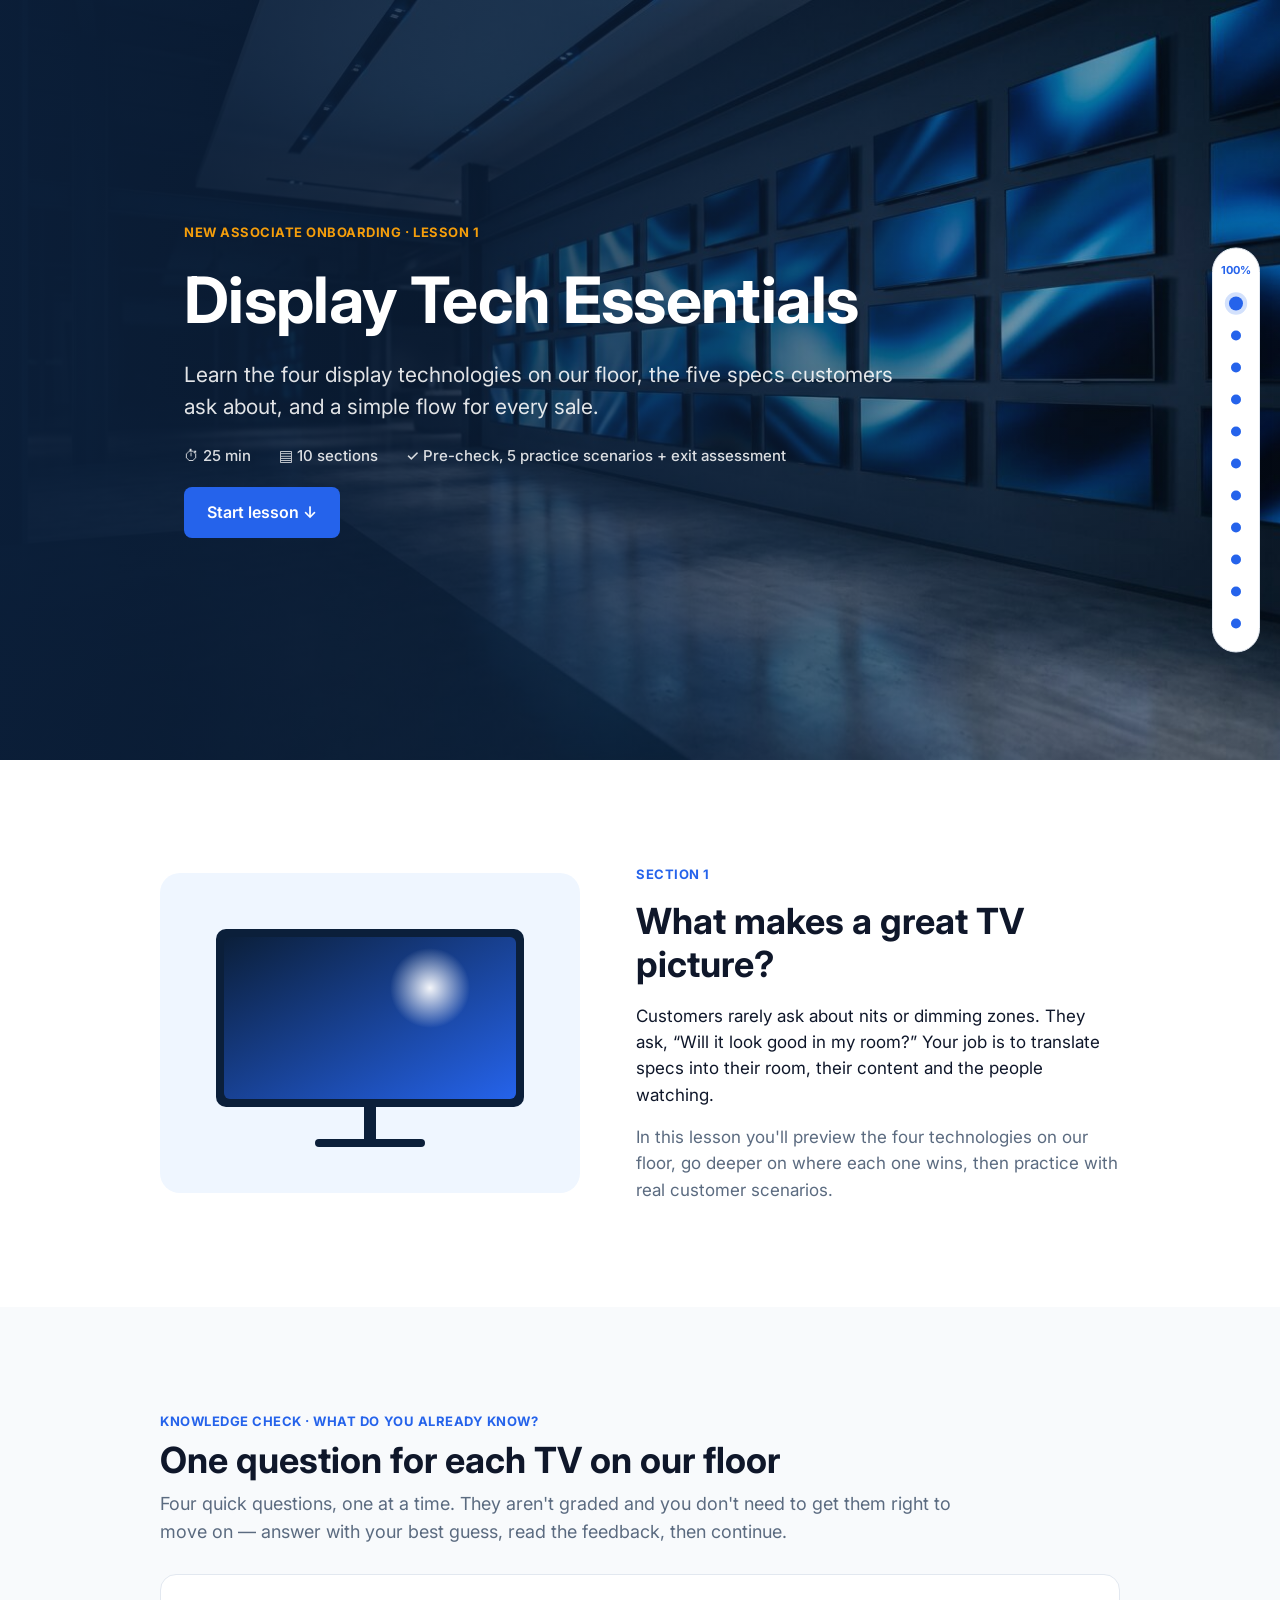
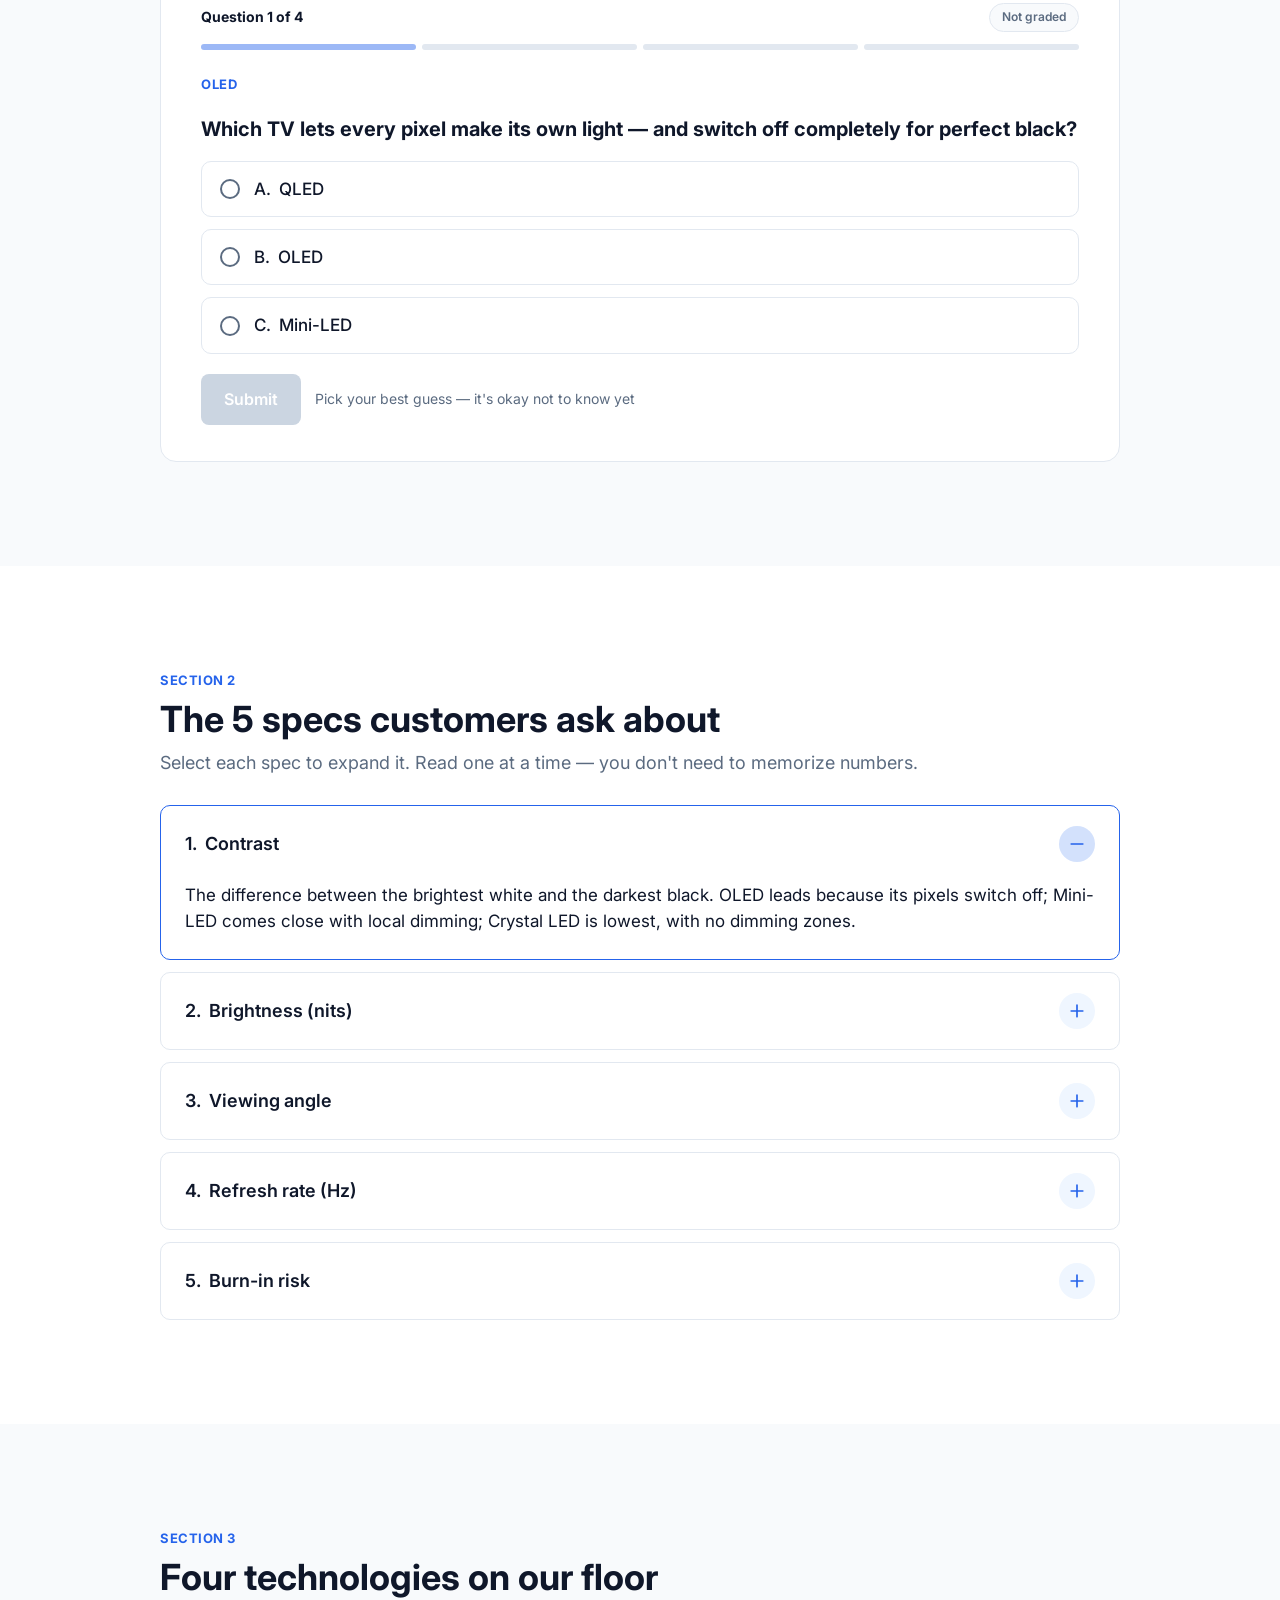
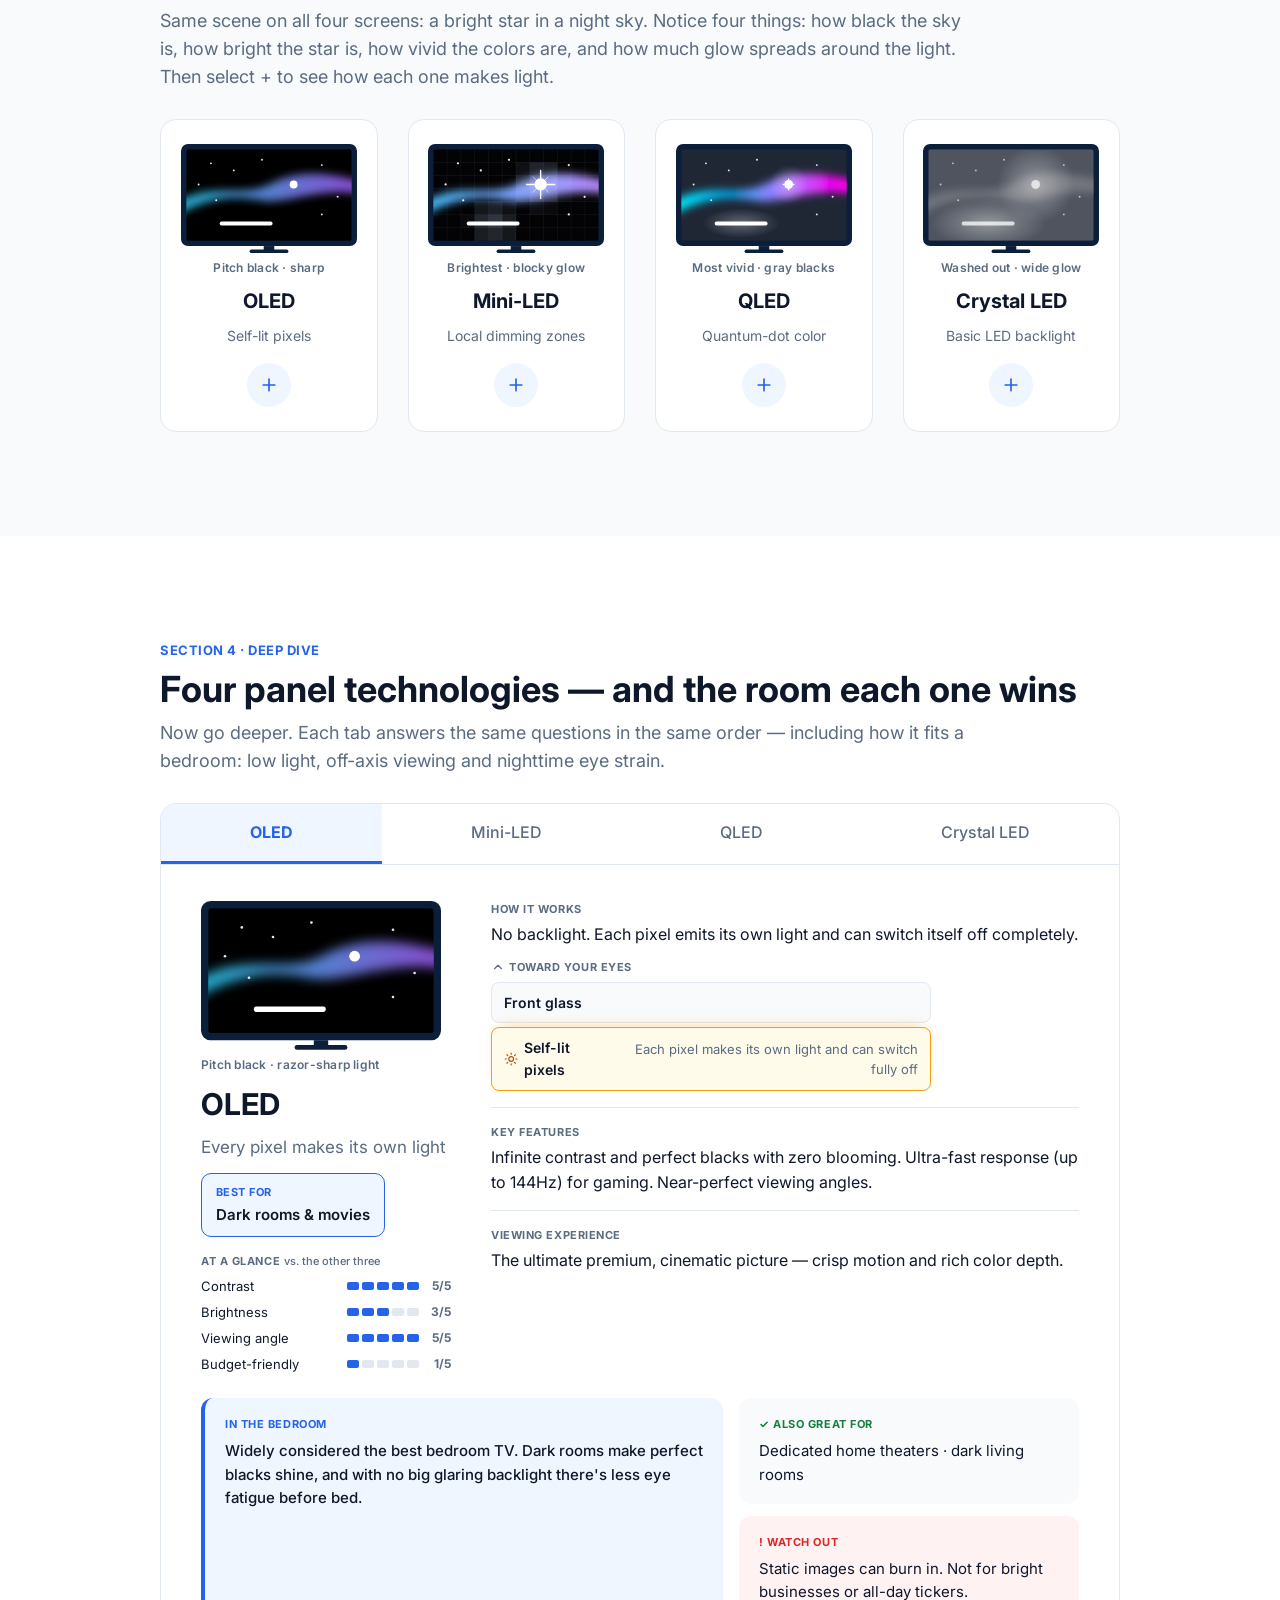
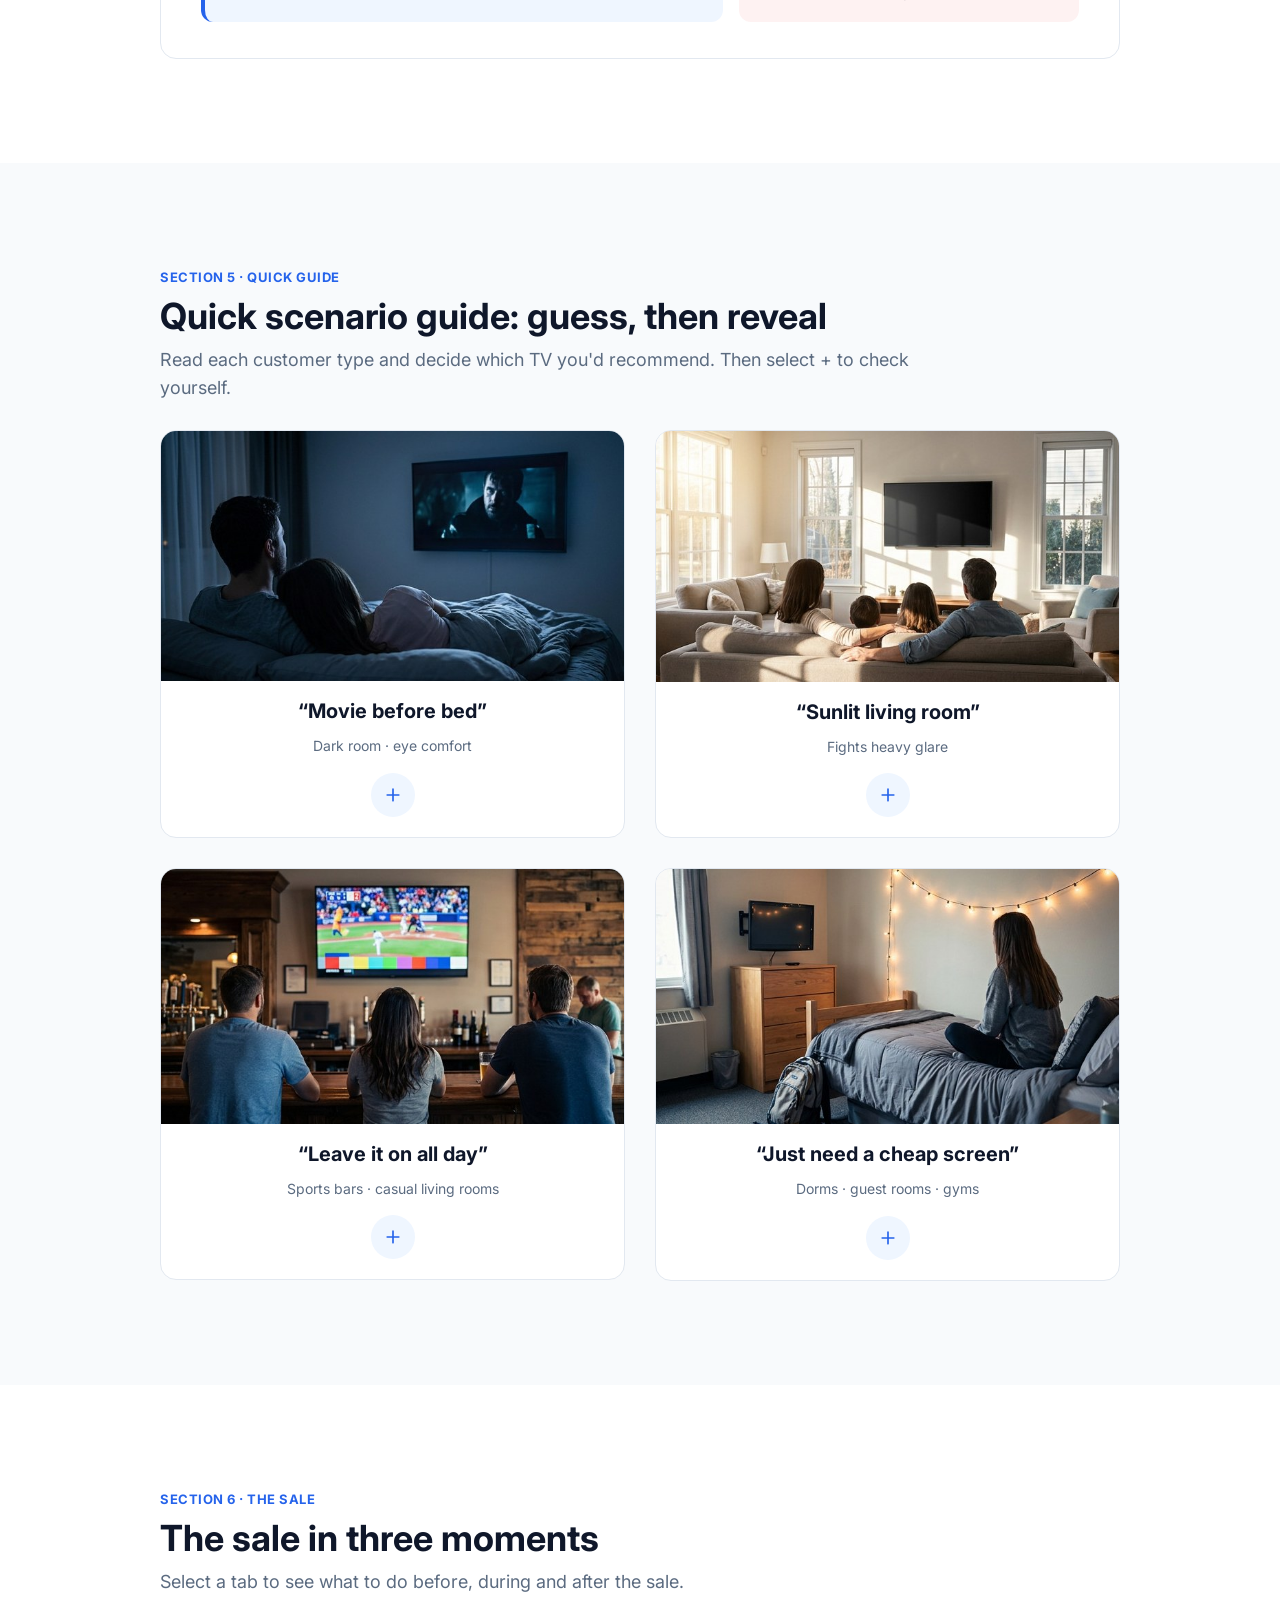
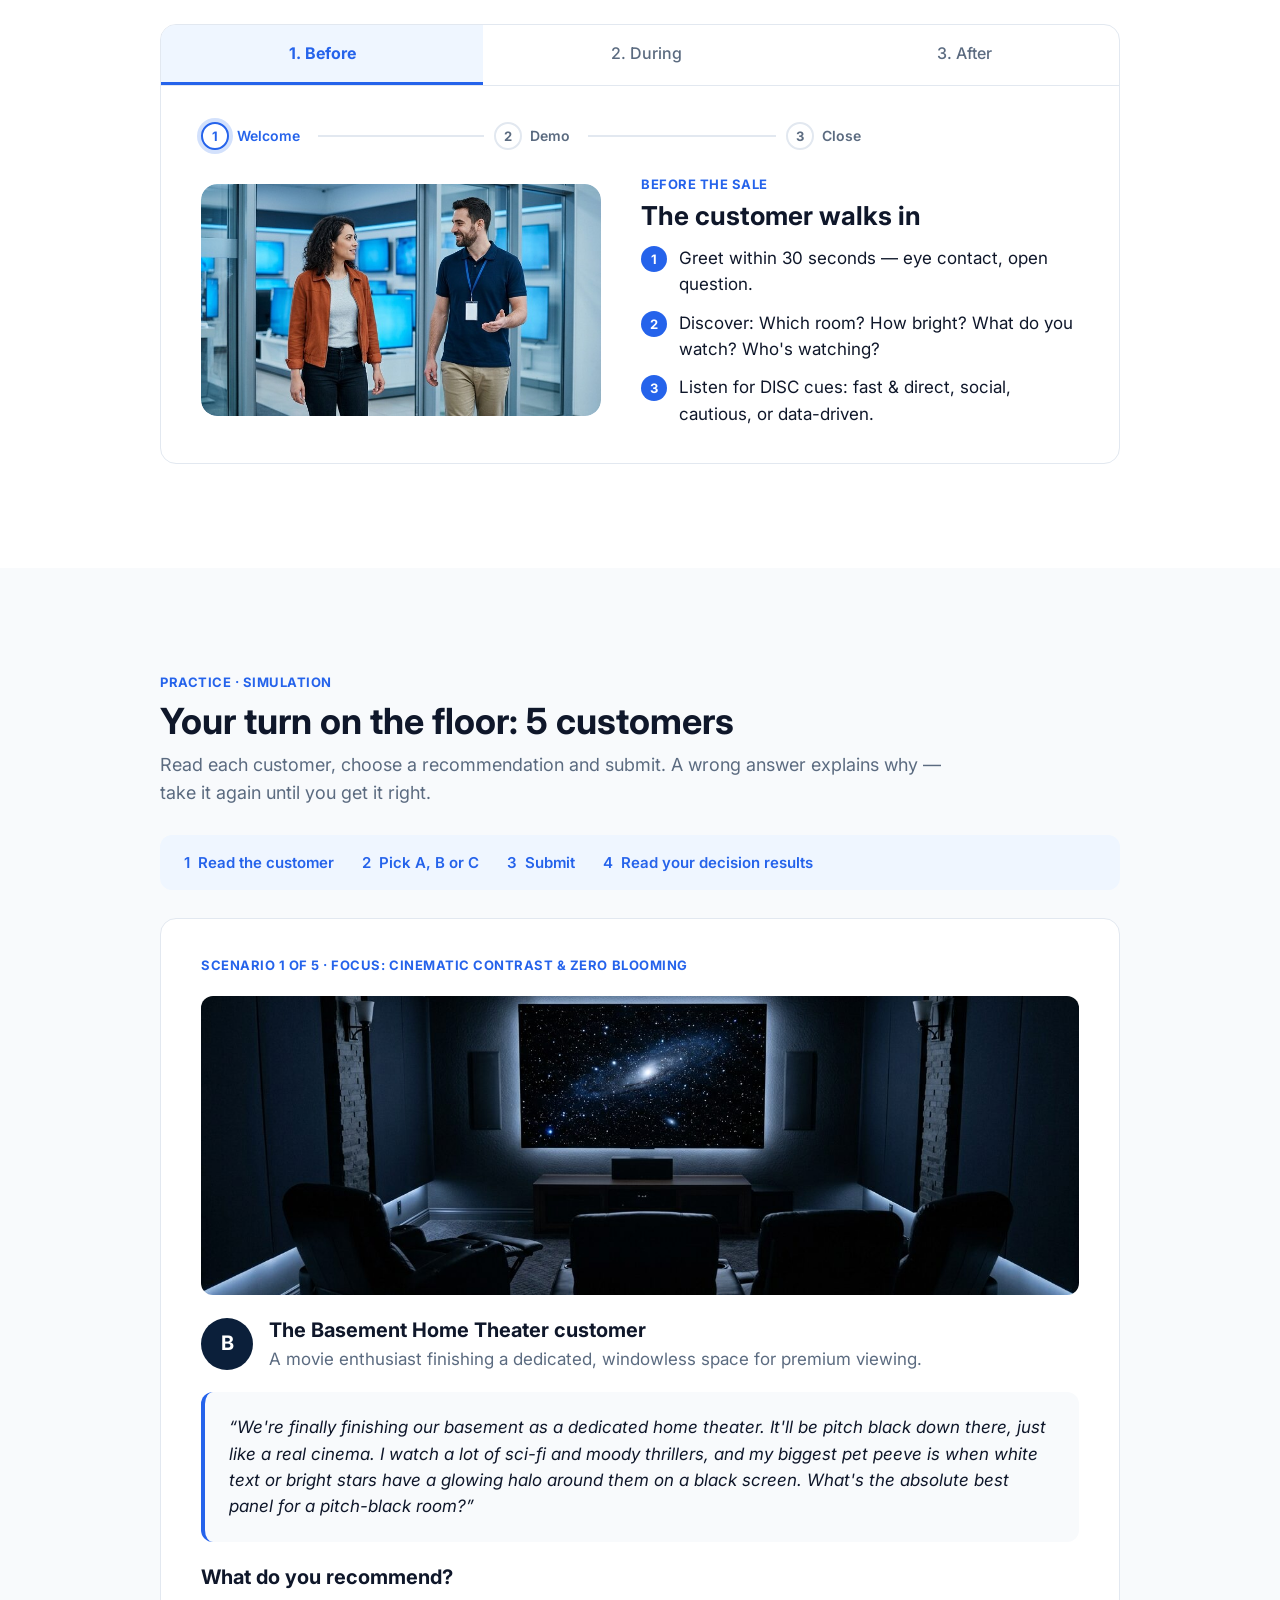
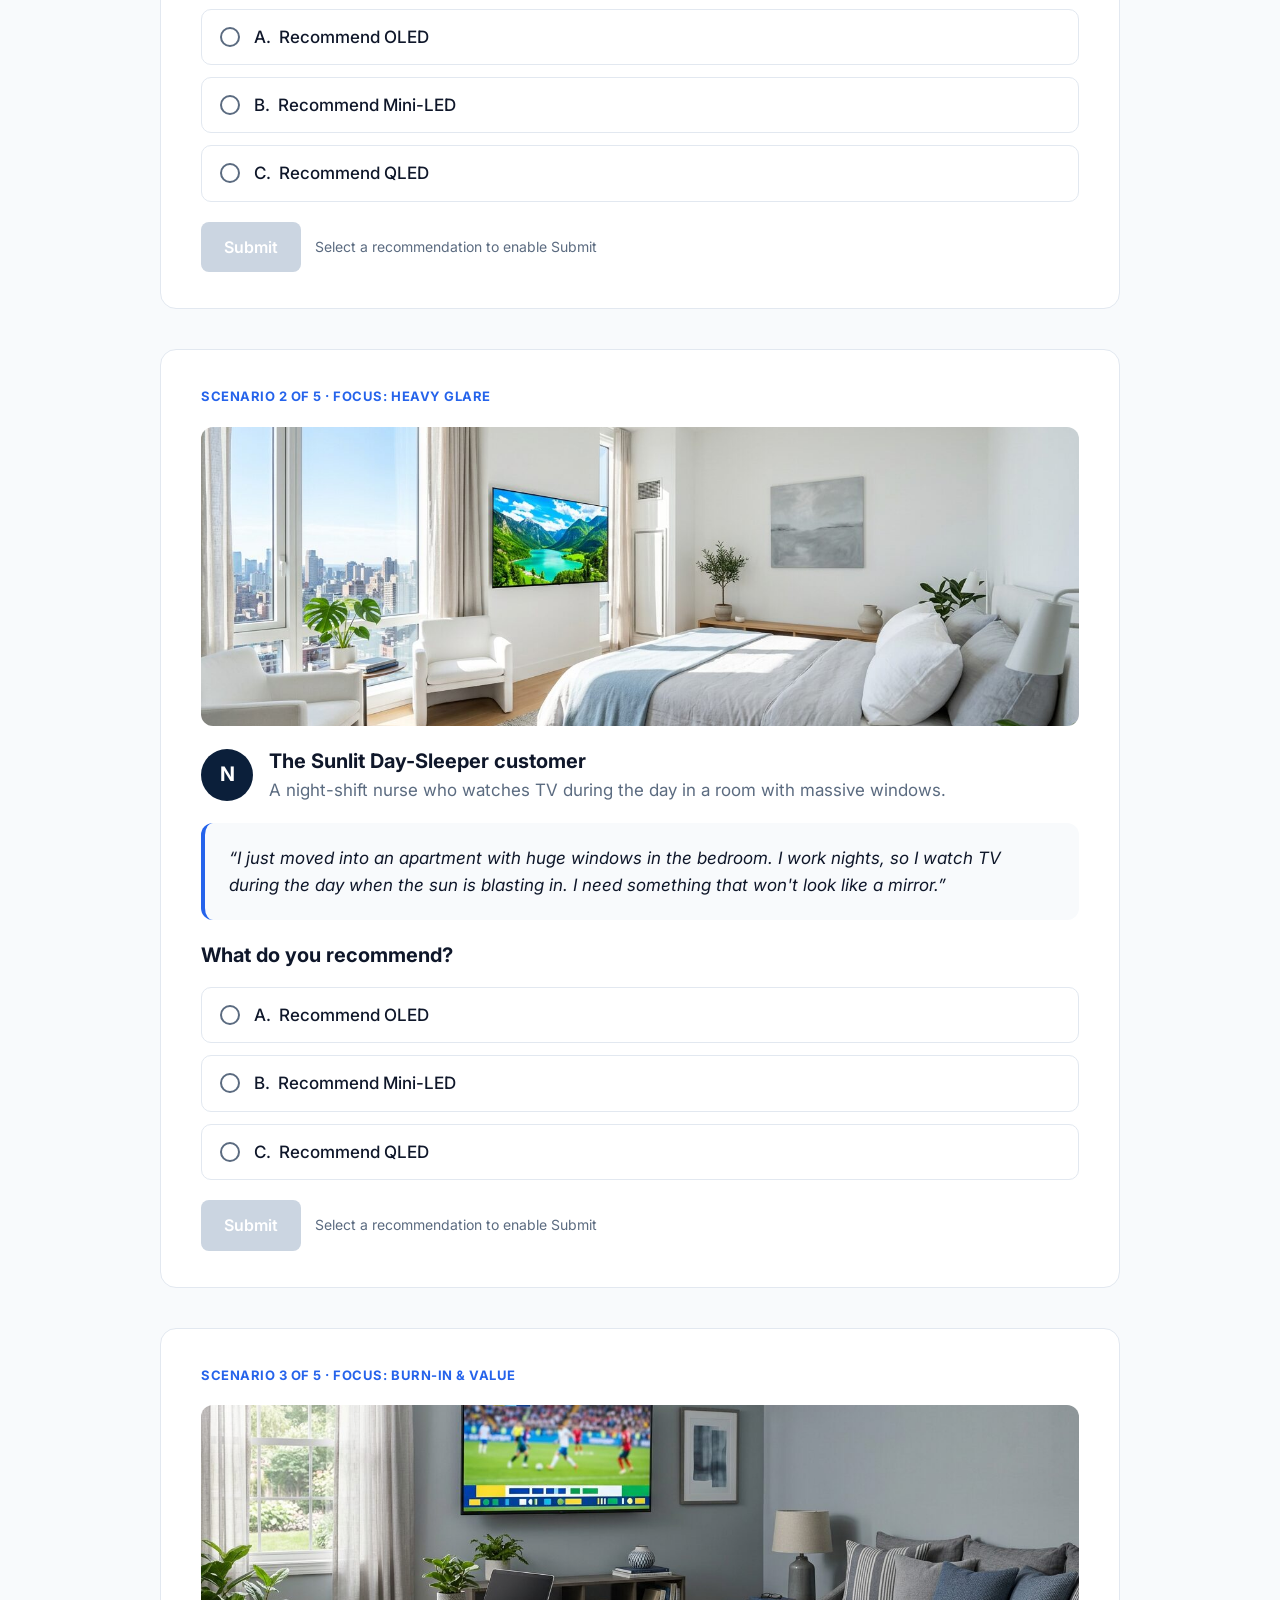
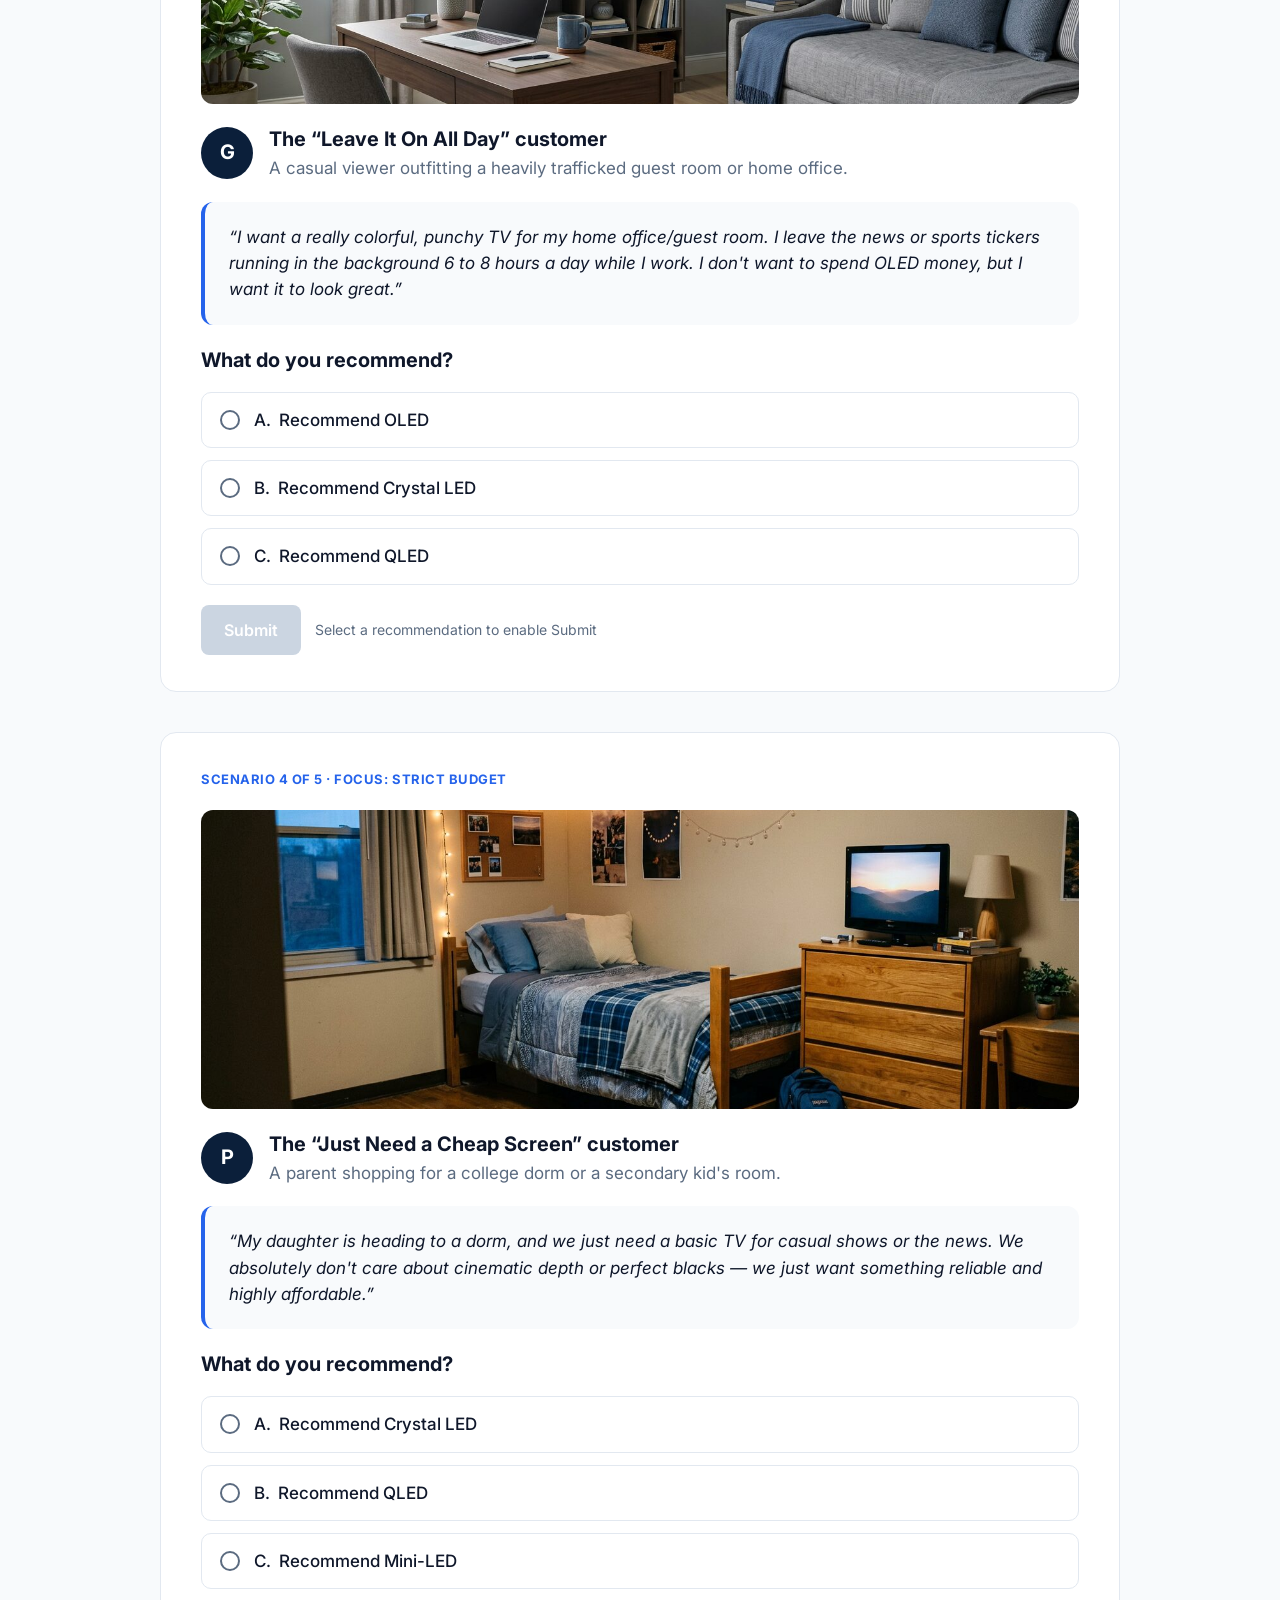
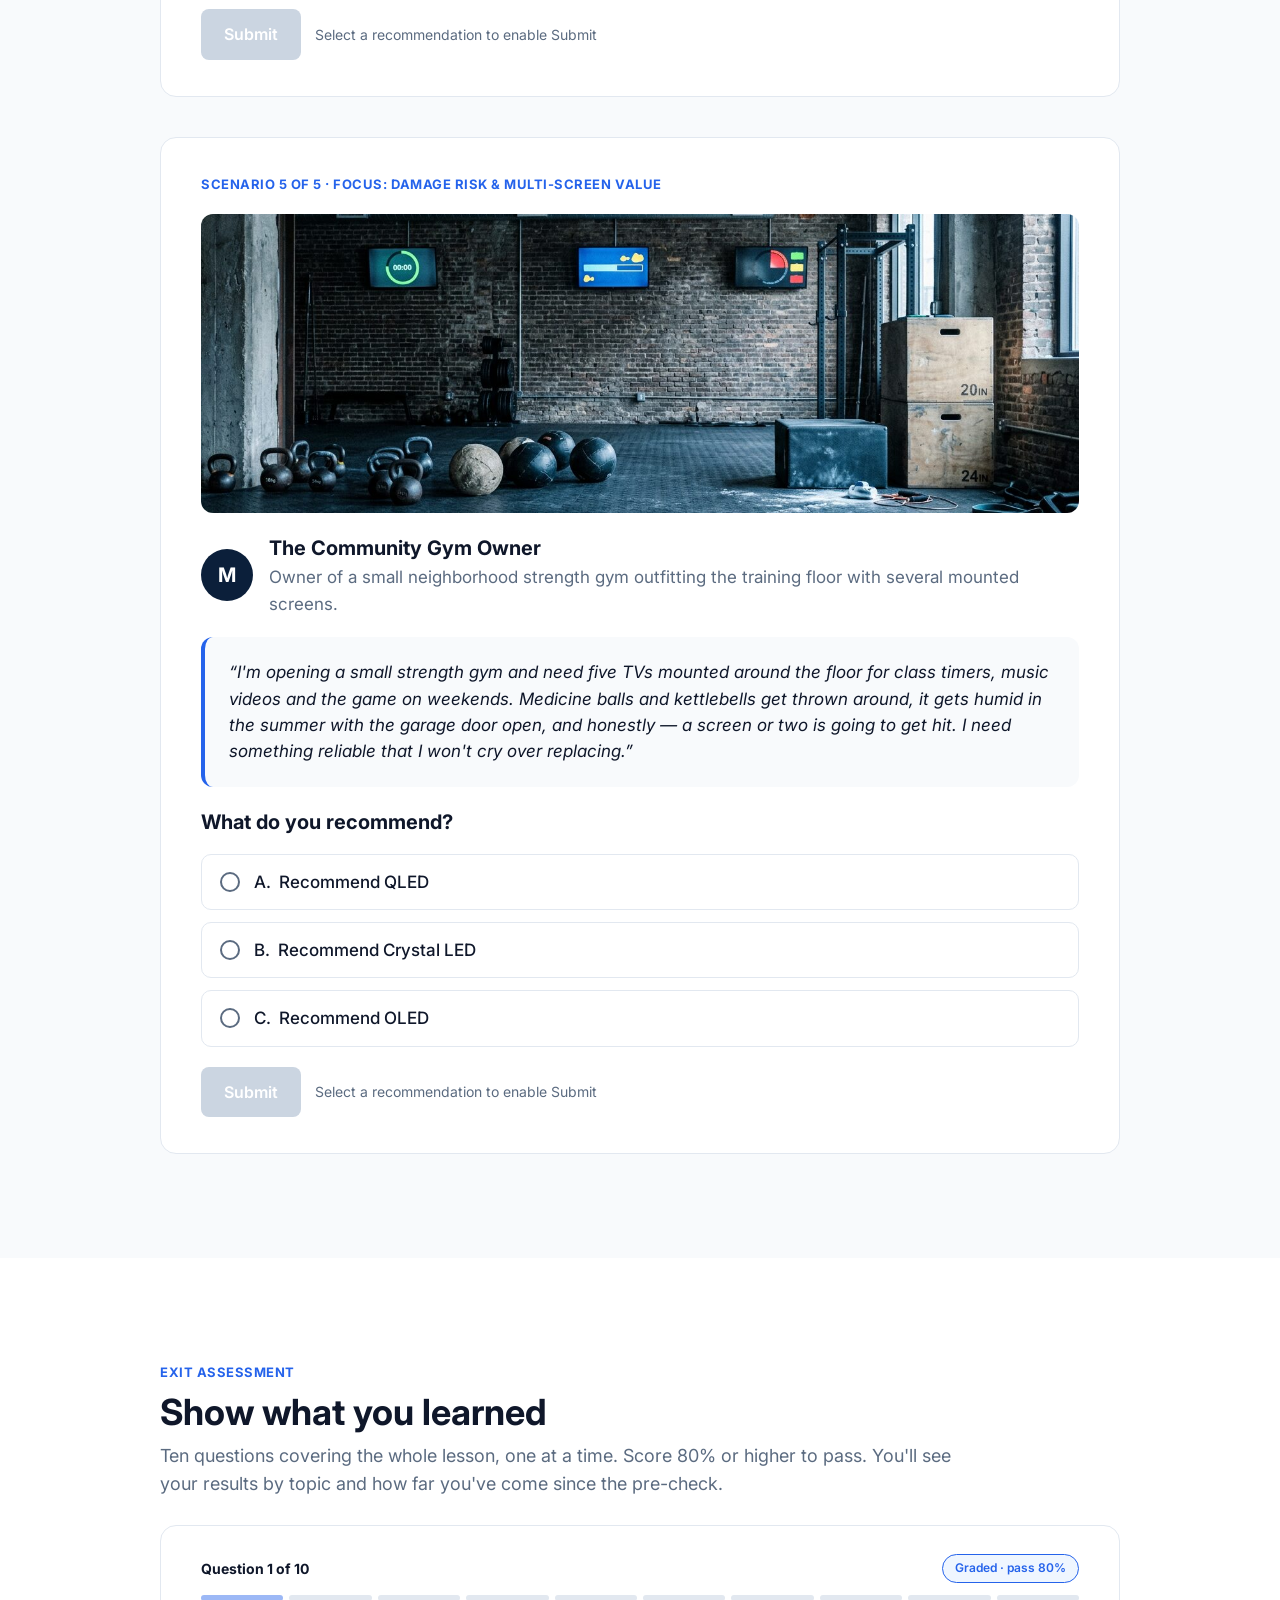
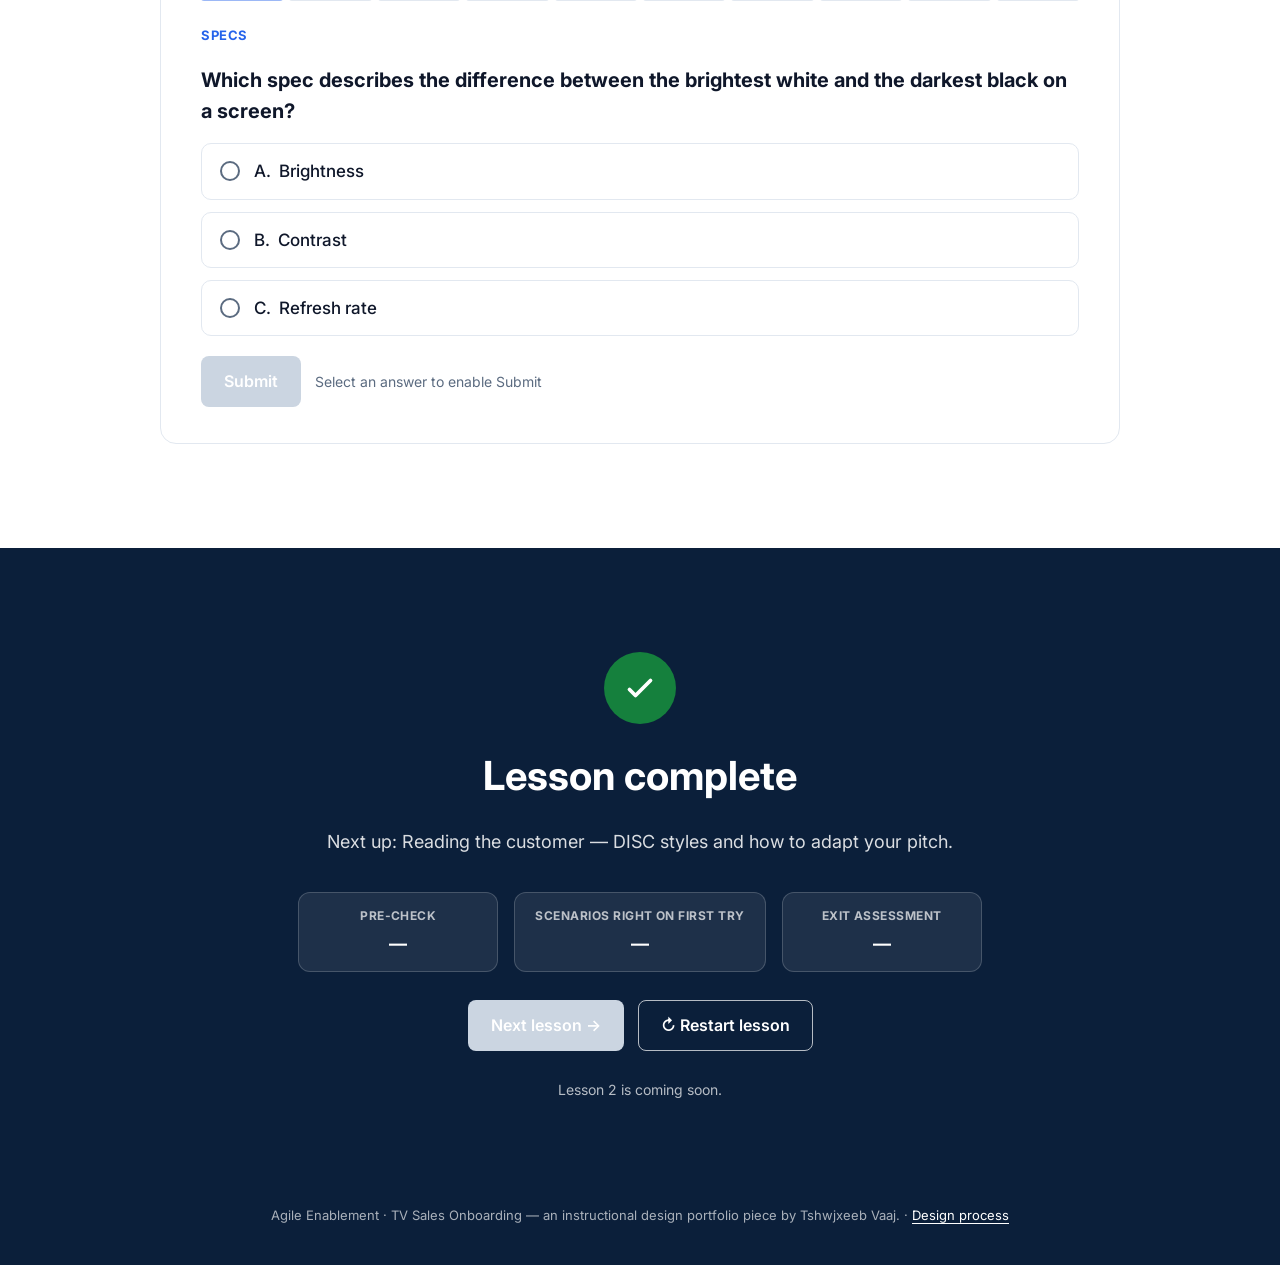
<file: index.html>
<!doctype html>
<html lang="en">
<head>
  <meta charset="utf-8">
  <meta name="viewport" content="width=device-width, initial-scale=1">
  <title>Display Tech Essentials · TV Sales Onboarding</title>
  <meta name="description" content="An interactive onboarding lesson for new TV sales associates: OLED, Mini-LED, QLED and Crystal LED, a pre-check, and five customer practice scenarios.">
  <meta name="theme-color" content="#0B1F3A">
  <link rel="preconnect" href="https://fonts.googleapis.com">
  <link rel="preconnect" href="https://fonts.gstatic.com" crossorigin>
  <link href="https://fonts.googleapis.com/css2?family=Inter:ital,wght@0,400;0,500;0,600;0,700;1,400&display=swap" rel="stylesheet">
  <link rel="stylesheet" href="css/styles.css?v=20261020164646">
</head>
<body>
  <a class="skip-link" href="#s1">Skip to lesson content</a>

  <!-- Mobile scroll progress -->
  <div class="topbar" aria-hidden="true"><div class="topbar__fill" id="topbarFill"></div></div>

  <!-- Fixed vertical progress tracker (desktop) -->
  <nav class="tracker" aria-label="Lesson progress">
    <span class="tracker__pct" id="trackerPct">0%</span>
    <ol class="tracker__list" id="trackerList"></ol>
  </nav>

  <!-- 0 · HERO -->
  <header class="hero" id="s0" data-section data-label="Welcome">
    <div class="hero__overlay"></div>
    <div class="hero__content">
      <p class="eyebrow eyebrow--amber">New associate onboarding · Lesson 1</p>
      <h1 class="hero__title">Display Tech Essentials</h1>
      <p class="hero__sub">Learn the four display technologies on our floor, the five specs customers ask about, and a simple flow for every sale.</p>
      <ul class="hero__meta">
        <li>⏱ 25 min</li>
        <li>▤ 10 sections</li>
        <li>✓ Pre-check, 5 practice scenarios + exit assessment</li>
      </ul>
      <button class="btn btn--primary" id="startBtn" type="button">Start lesson ↓</button>
    </div>
  </header>

  <main id="main">

    <!-- 1 · TEXT & MEDIA -->
    <section class="section section--card" id="s1" data-section data-label="Introduction" aria-labelledby="h-s1">
      <div class="col">
        <div class="split">
          <figure class="art" aria-hidden="true">
            <svg class="tv-anim" viewBox="0 0 420 320" role="presentation">
              <defs>
                <linearGradient id="scr" x1="0" y1="0" x2="1" y2="1">
                  <stop offset="0" stop-color="#0B1F3A"/>
                  <stop offset="1" stop-color="#2563EB"/>
                </linearGradient>
                <radialGradient id="glow">
                  <stop offset="0" stop-color="#fff" stop-opacity=".95"/>
                  <stop offset="1" stop-color="#fff" stop-opacity="0"/>
                </radialGradient>
              </defs>
              <rect x="56" y="56" width="308" height="178" rx="10" fill="#0B1F3A"/>
              <rect class="tv-anim__screen" x="64" y="64" width="292" height="162" rx="6" fill="url(#scr)"/>
              <circle class="tv-anim__glow" cx="270" cy="115" r="40" fill="url(#glow)"/>
              <rect x="204" y="234" width="12" height="34" fill="#0B1F3A"/>
              <rect x="155" y="266" width="110" height="8" rx="4" fill="#0B1F3A"/>
            </svg>
          </figure>
          <div class="split__text">
            <p class="eyebrow">Section 1</p>
            <h2 id="h-s1">What makes a great TV picture?</h2>
            <p>Customers rarely ask about nits or dimming zones. They ask, “Will it look good in my room?” Your job is to translate specs into their room, their content and the people watching.</p>
            <p class="muted">In this lesson you'll preview the four technologies on our floor, go deeper on where each one wins, then practice with real customer scenarios.</p>
          </div>
        </div>
      </div>
    </section>

    <!-- 2 · PRE-CHECK -->
    <section class="section" id="s2" data-section data-label="Pre-check" aria-labelledby="h-s2">
      <div class="col">
        <header class="sec-head">
          <p class="eyebrow">Knowledge check · What do you already know?</p>
          <h2 id="h-s2">One question for each TV on our floor</h2>
          <p class="lede">Four quick questions, one at a time. They aren't graded and you don't need to get them right to move on — answer with your best guess, read the feedback, then continue.</p>
        </header>
        <div data-quiz-group="precheck"></div>
      </div>
    </section>

    <!-- 3 · ACCORDION -->
    <section class="section section--card" id="s3" data-section data-label="5 specs" aria-labelledby="h-s3">
      <div class="col">
        <header class="sec-head">
          <p class="eyebrow">Section 2</p>
          <h2 id="h-s3">The 5 specs customers ask about</h2>
          <p class="lede">Select each spec to expand it. Read one at a time — you don't need to memorize numbers.</p>
        </header>
        <div class="accordion" id="accordion"></div>
      </div>
    </section>

    <!-- 4 · FLOOR PREVIEW -->
    <section class="section" id="s4" data-section data-label="Floor preview" aria-labelledby="h-s4">
      <div class="col">
        <header class="sec-head">
          <p class="eyebrow">Section 3</p>
          <h2 id="h-s4">Four technologies on our floor</h2>
          <p class="lede">Same scene on all four screens: a bright star in a night sky. Notice four things: how black the sky is, how bright the star is, how vivid the colors are, and how much glow spreads around the light. Then select + to see how each one makes light.</p>
        </header>
        <div class="grid grid--4" id="previewGrid"></div>
      </div>
    </section>

    <!-- 5 · DEEP DIVE TABS -->
    <section class="section section--card" id="s5" data-section data-label="Deep dive" aria-labelledby="h-s5">
      <div class="col">
        <header class="sec-head">
          <p class="eyebrow">Section 4 · Deep dive</p>
          <h2 id="h-s5">Four panel technologies — and the room each one wins</h2>
          <p class="lede">Now go deeper. Each tab answers the same questions in the same order — including how it fits a bedroom: low light, off-axis viewing and nighttime eye strain.</p>
        </header>
        <div class="tabs" id="techTabs"></div>
      </div>
    </section>

    <!-- 6 · QUICK GUIDE -->
    <section class="section" id="s6" data-section data-label="Quick guide" aria-labelledby="h-s6">
      <div class="col">
        <header class="sec-head">
          <p class="eyebrow">Section 5 · Quick guide</p>
          <h2 id="h-s6">Quick scenario guide: guess, then reveal</h2>
          <p class="lede">Read each customer type and decide which TV you'd recommend. Then select + to check yourself.</p>
        </header>
        <div class="grid grid--2" id="guideGrid"></div>
      </div>
    </section>

    <!-- 7 · SALE TABS -->
    <section class="section section--card" id="s7" data-section data-label="The sale" aria-labelledby="h-s7">
      <div class="col">
        <header class="sec-head">
          <p class="eyebrow">Section 6 · The sale</p>
          <h2 id="h-s7">The sale in three moments</h2>
          <p class="lede">Select a tab to see what to do before, during and after the sale.</p>
        </header>
        <div class="tabs" id="saleTabs"></div>
      </div>
    </section>

    <!-- 8 · PRACTICE -->
    <section class="section" id="s8" data-section data-label="Practice" aria-labelledby="h-s8">
      <div class="col">
        <header class="sec-head">
          <p class="eyebrow">Practice · Simulation</p>
          <h2 id="h-s8">Your turn on the floor: 5 customers</h2>
          <p class="lede">Read each customer, choose a recommendation and submit. A wrong answer explains why — take it again until you get it right.</p>
        </header>
        <ol class="howto" aria-label="How it works">
          <li>Read the customer</li><li>Pick A, B or C</li><li>Submit</li><li>Read your decision results</li>
        </ol>
        <div class="stack stack--lg" data-quiz-group="scenarios"></div>
      </div>
    </section>

    <!-- 9 · EXIT ASSESSMENT -->
    <section class="section section--card" id="s9" data-section data-label="Exit assessment" aria-labelledby="h-s9">
      <div class="col">
        <header class="sec-head">
          <p class="eyebrow">Exit assessment</p>
          <h2 id="h-s9">Show what you learned</h2>
          <p class="lede">Ten questions covering the whole lesson, one at a time. Score 80% or higher to pass. You'll see your results by topic and how far you've come since the pre-check.</p>
        </header>
        <div data-quiz-group="exit"></div>
      </div>
    </section>

    <!-- 10 · COMPLETE -->
    <section class="section section--navy" id="s10" data-section data-label="Complete" aria-labelledby="h-s10">
      <div class="col col--center">
        <div class="done-icon" aria-hidden="true">
          <svg viewBox="0 0 24 24" width="36" height="36" fill="none" stroke="#fff" stroke-width="2.5" stroke-linecap="round" stroke-linejoin="round"><path d="M5 13l4 4L19 7"/></svg>
        </div>
        <h2 id="h-s10">Lesson complete</h2>
        <p class="done-sub">Next up: Reading the customer — DISC styles and how to adapt your pitch.</p>
        <dl class="summary" id="summary" aria-live="polite">
          <div><dt>Pre-check</dt><dd id="sumPre">—</dd></div>
          <div><dt>Scenarios right on first try</dt><dd id="sumScen">—</dd></div>
          <div><dt>Exit assessment</dt><dd id="sumFinal">—</dd></div>
        </dl>
        <div class="row-actions">
          <button class="btn btn--primary" type="button" disabled aria-describedby="nextNote">Next lesson →</button>
          <button class="btn btn--secondary-inverse" type="button" id="restartBtn">↻ Restart lesson</button>
        </div>
        <p class="done-note" id="nextNote">Lesson 2 is coming soon.</p>
      </div>
    </section>
  </main>

  <footer class="footer">
    <p>Agile Enablement · TV Sales Onboarding — an instructional design portfolio piece by Tshwjxeeb Vaaj. · <a href="process.html">Design process</a></p>
  </footer>

  <script src="js/content.js?v=20261020164646"></script>
  <script src="js/screens.js?v=20261020164646"></script>
  <script src="js/app.js?v=20261020164646"></script>
</body>
</html>
</file>
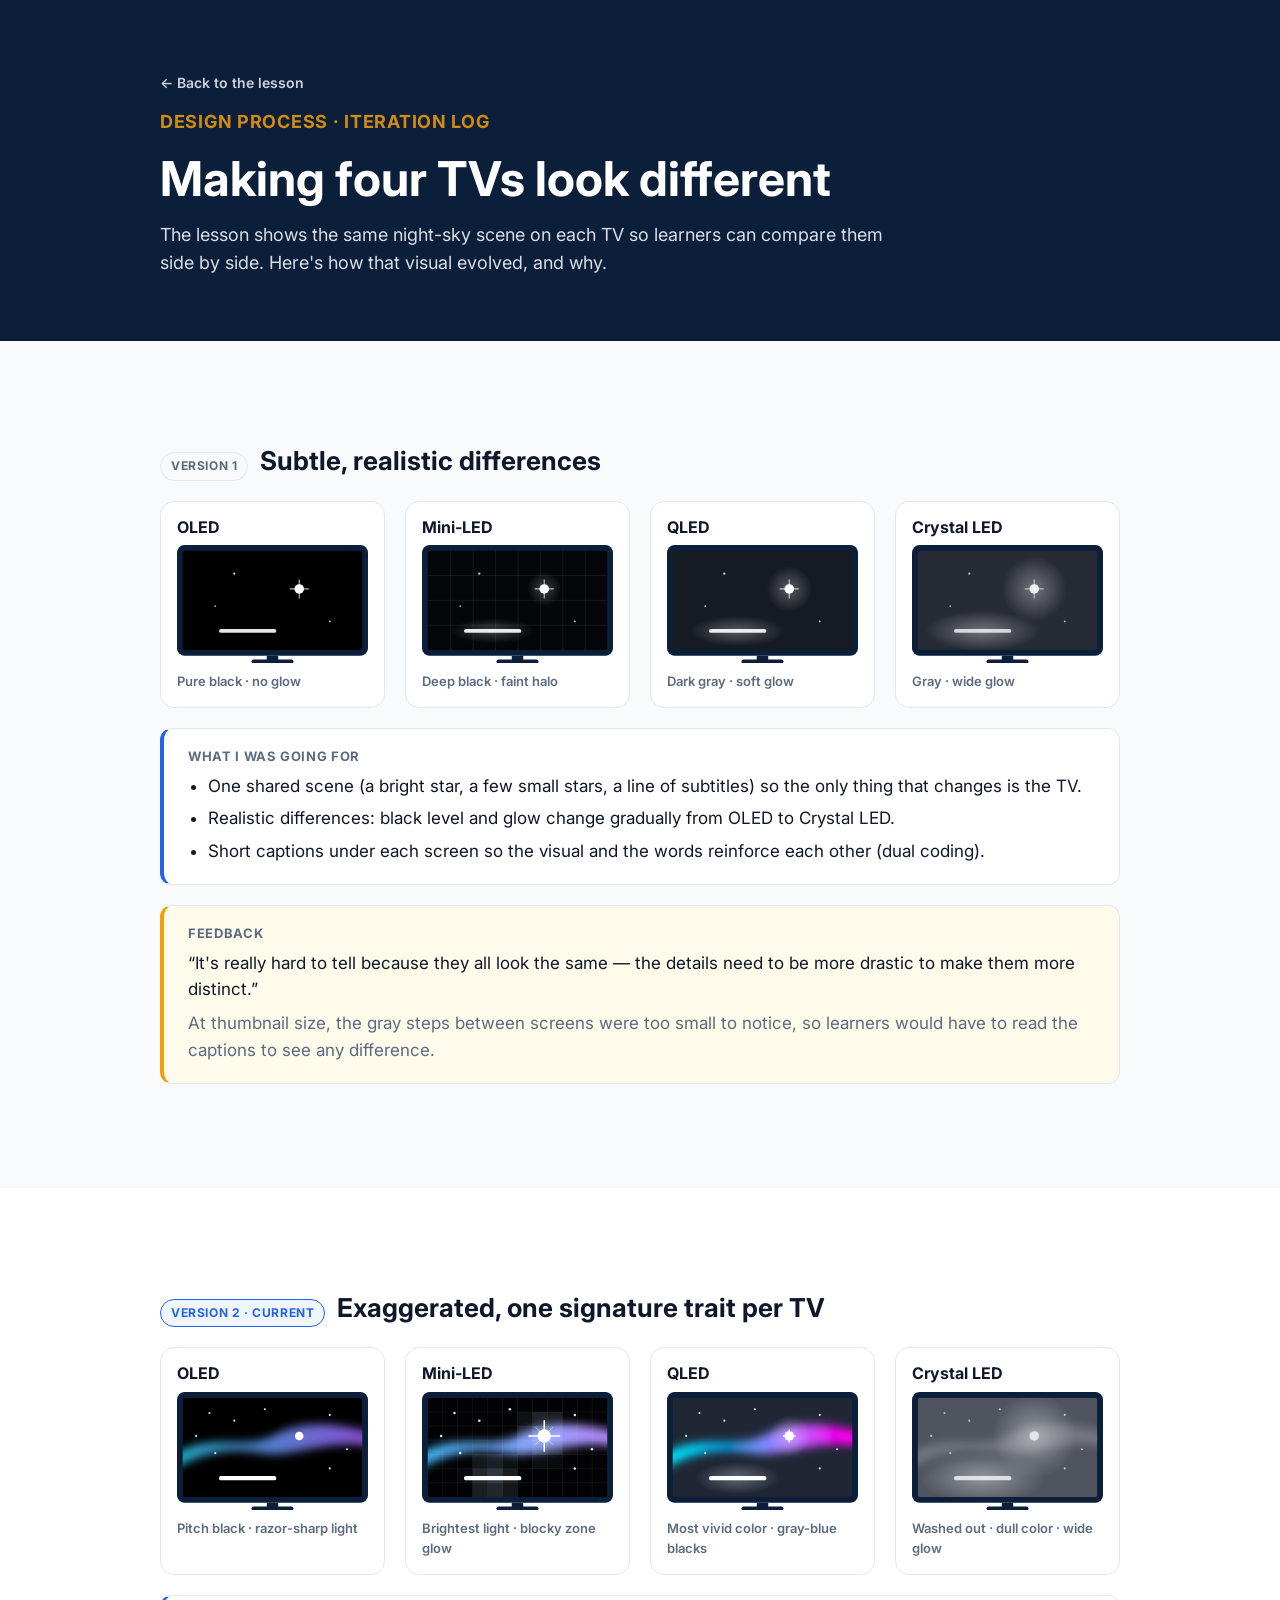
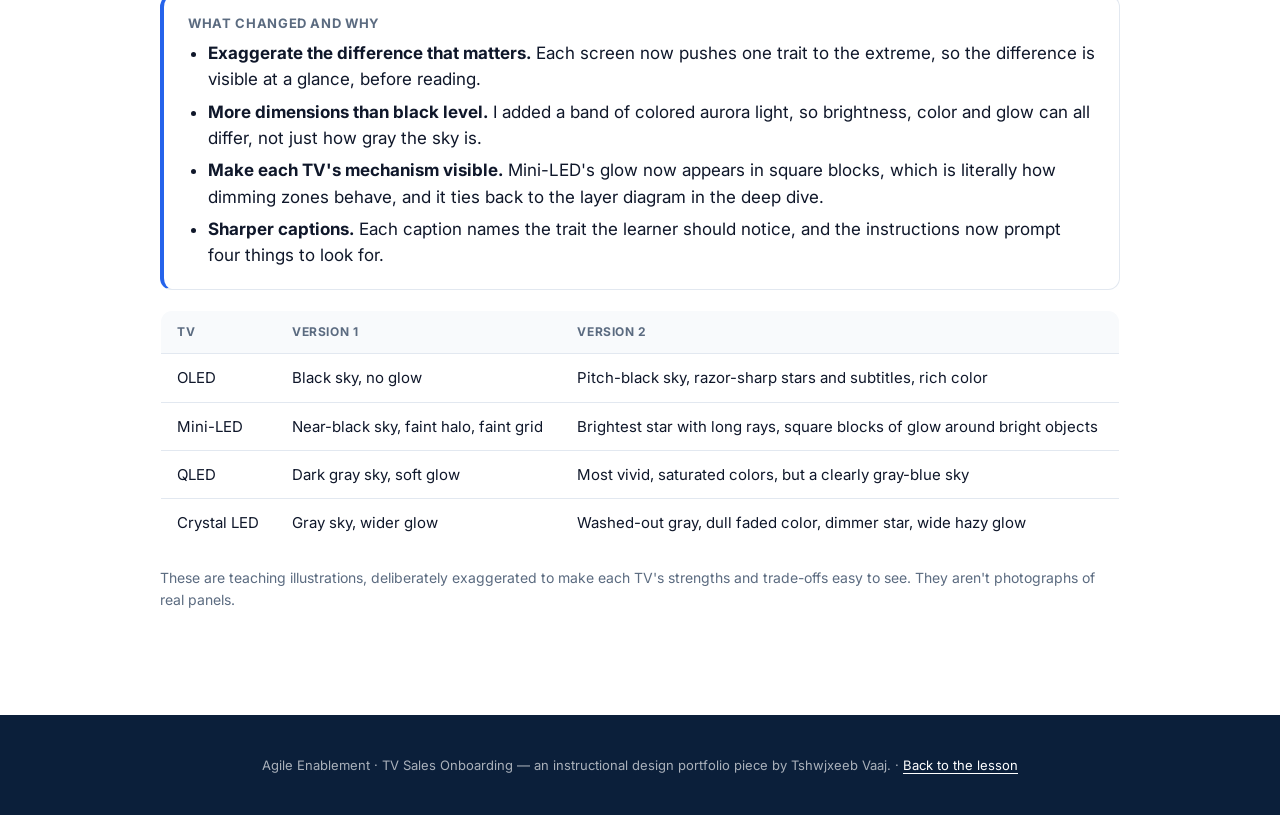
<file: process.html>
<!doctype html>
<html lang="en">
<head>
  <meta charset="utf-8">
  <meta name="viewport" content="width=device-width, initial-scale=1">
  <title>Design Process · TV Screen Visuals</title>
  <meta name="description" content="How the TV screen visuals in the Display Tech Essentials lesson evolved from version 1 to version 2.">
  <meta name="theme-color" content="#0B1F3A">
  <link rel="preconnect" href="https://fonts.googleapis.com">
  <link rel="preconnect" href="https://fonts.gstatic.com" crossorigin>
  <link href="https://fonts.googleapis.com/css2?family=Inter:wght@400;500;600;700&display=swap" rel="stylesheet">
  <link rel="stylesheet" href="css/styles.css?v=20261020164646">
  <style>
    .proc-hero { background: var(--navy); color: #fff; padding: 72px 24px 64px; }
    .proc-hero .col { gap: 14px; }
    .proc-hero h1 { font-size: clamp(32px, 5vw, 48px); }
    .proc-hero p { opacity: .85; font-size: 18px; max-width: 760px; }
    .proc-hero a { color: #fff; }
    .back { font-size: 14px; font-weight: 600; text-decoration: none; opacity: .8; }
    .back:hover { opacity: 1; text-decoration: underline; }
    .ver { display: flex; flex-direction: column; gap: 20px; }
    .ver__head { display: flex; align-items: baseline; gap: 12px; flex-wrap: wrap; }
    .ver__tag { font-size: 12px; font-weight: 700; letter-spacing: .05em; text-transform: uppercase; padding: 4px 10px; border-radius: 999px; background: var(--page); border: 1px solid var(--border); color: var(--muted); }
    .ver__tag--now { background: var(--tint); border-color: var(--primary); color: var(--primary); }
    .ver h2 { font-size: 26px; }
    .screens { display: grid; grid-template-columns: repeat(4, 1fr); gap: 20px; }
    @media (max-width: 900px) { .screens { grid-template-columns: repeat(2, 1fr); } }
    .shot { margin: 0; background: var(--card); border: 1px solid var(--border); border-radius: 14px; padding: 16px; display: flex; flex-direction: column; gap: 8px; }
    .shot h3 { font-size: 16px; }
    .shot figcaption { font-size: 13px; color: var(--muted); font-weight: 600; }
    .note { background: var(--card); border: 1px solid var(--border); border-left: 4px solid var(--primary); border-radius: 12px; padding: 20px 24px; display: flex; flex-direction: column; gap: 8px; }
    .note--feedback { border-left-color: var(--focus); background: #FFFBEB; }
    .note h3 { font-size: 13px; letter-spacing: .05em; text-transform: uppercase; color: var(--muted); }
    .note ul { margin: 0; padding-left: 20px; display: flex; flex-direction: column; gap: 6px; }
    .changes { width: 100%; border-collapse: collapse; background: var(--card); border: 1px solid var(--border); border-radius: 12px; overflow: hidden; font-size: 15px; }
    .changes th, .changes td { text-align: left; padding: 12px 16px; border-bottom: 1px solid var(--border); vertical-align: top; }
    .changes th { font-size: 12px; letter-spacing: .05em; text-transform: uppercase; color: var(--muted); background: var(--page); }
    .changes tr:last-child td { border-bottom: 0; }
    @media (max-width: 640px) { .changes, .changes tbody, .changes tr, .changes td { display: block; } .changes thead { display: none; } .changes td { border-bottom: 0; padding: 6px 16px; } .changes tr { border-bottom: 1px solid var(--border); padding: 10px 0; } .changes td:first-child { font-weight: 700; } }
  </style>
</head>
<body>
  <header class="proc-hero">
    <div class="col">
      <a class="back" href="index.html">← Back to the lesson</a>
      <p class="eyebrow eyebrow--amber">Design process · Iteration log</p>
      <h1>Making four TVs look different</h1>
      <p>The lesson shows the same night-sky scene on each TV so learners can compare them side by side. Here's how that visual evolved, and why.</p>
    </div>
  </header>

  <main>
    <section class="section">
      <div class="col">
        <div class="ver">
          <div class="ver__head"><span class="ver__tag">Version 1</span><h2>Subtle, realistic differences</h2></div>
          <div class="screens" data-version="1"></div>
          <div class="note">
            <h3>What I was going for</h3>
            <ul>
              <li>One shared scene (a bright star, a few small stars, a line of subtitles) so the only thing that changes is the TV.</li>
              <li>Realistic differences: black level and glow change gradually from OLED to Crystal LED.</li>
              <li>Short captions under each screen so the visual and the words reinforce each other (dual coding).</li>
            </ul>
          </div>
          <div class="note note--feedback">
            <h3>Feedback</h3>
            <p>“It's really hard to tell because they all look the same — the details need to be more drastic to make them more distinct.”</p>
            <p class="muted">At thumbnail size, the gray steps between screens were too small to notice, so learners would have to read the captions to see any difference.</p>
          </div>
        </div>
      </div>
    </section>

    <section class="section section--card">
      <div class="col">
        <div class="ver">
          <div class="ver__head"><span class="ver__tag ver__tag--now">Version 2 · Current</span><h2>Exaggerated, one signature trait per TV</h2></div>
          <div class="screens" data-version="2"></div>
          <div class="note">
            <h3>What changed and why</h3>
            <ul>
              <li><strong>Exaggerate the difference that matters.</strong> Each screen now pushes one trait to the extreme, so the difference is visible at a glance, before reading.</li>
              <li><strong>More dimensions than black level.</strong> I added a band of colored aurora light, so brightness, color and glow can all differ, not just how gray the sky is.</li>
              <li><strong>Make each TV's mechanism visible.</strong> Mini-LED's glow now appears in square blocks, which is literally how dimming zones behave, and it ties back to the layer diagram in the deep dive.</li>
              <li><strong>Sharper captions.</strong> Each caption names the trait the learner should notice, and the instructions now prompt four things to look for.</li>
            </ul>
          </div>
          <table class="changes">
            <thead><tr><th>TV</th><th>Version 1</th><th>Version 2</th></tr></thead>
            <tbody>
              <tr><td>OLED</td><td>Black sky, no glow</td><td>Pitch-black sky, razor-sharp stars and subtitles, rich color</td></tr>
              <tr><td>Mini-LED</td><td>Near-black sky, faint halo, faint grid</td><td>Brightest star with long rays, square blocks of glow around bright objects</td></tr>
              <tr><td>QLED</td><td>Dark gray sky, soft glow</td><td>Most vivid, saturated colors, but a clearly gray-blue sky</td></tr>
              <tr><td>Crystal LED</td><td>Gray sky, wider glow</td><td>Washed-out gray, dull faded color, dimmer star, wide hazy glow</td></tr>
            </tbody>
          </table>
          <p class="muted" style="font-size:14px">These are teaching illustrations, deliberately exaggerated to make each TV's strengths and trade-offs easy to see. They aren't photographs of real panels.</p>
        </div>
      </div>
    </section>
  </main>

  <footer class="footer" style="padding-top:40px">
    <p>Agile Enablement · TV Sales Onboarding — an instructional design portfolio piece by Tshwjxeeb Vaaj. · <a href="index.html">Back to the lesson</a></p>
  </footer>

  <script src="js/screens.js?v=20261020164646"></script>
  <script>
    document.querySelectorAll("[data-version]").forEach(function (row) {
      var v = Number(row.dataset.version);
      row.innerHTML = TVScreens.names.map(function (n) {
        return '<figure class="shot"><h3>' + n + '</h3>' + (v === 1 ? TVScreens.v1(n) : TVScreens.v2(n)) +
               '<figcaption>' + TVScreens.caption(n, v) + '</figcaption></figure>';
      }).join("");
    });
  </script>
</body>
</html>
</file>
<file: css/styles.css>
/* ===== Tokens (match the Figma "TV Module Tokens") ===== */
:root {
  --navy: #0B1F3A;
  --primary: #2563EB;
  --primary-hover: #1D4ED8;
  --tint: #EFF6FF;
  --ring: #D3E1FC;
  --text: #0F172A;
  --muted: #5B6B80;
  --page: #F8FAFC;
  --card: #FFFFFF;
  --border: #E2E8F0;
  --disabled: #CBD5E1;
  --success: #15803D;
  --success-tint: #F0FDF4;
  --error: #DC2626;
  --error-tint: #FEF2F2;
  --focus: #F59E0B;
  --radius: 16px;
  --shadow: 0 4px 16px rgba(15, 23, 42, .06);
  --col: 960px;
}

*, *::before, *::after { box-sizing: border-box; }
html { scroll-behavior: smooth; -webkit-text-size-adjust: 100%; }
@media (prefers-reduced-motion: reduce) { html { scroll-behavior: auto; } }
body { margin: 0; font-family: Inter, system-ui, -apple-system, "Segoe UI", sans-serif; color: var(--text); background: var(--page); font-size: 17px; line-height: 1.55; }
img { max-width: 100%; display: block; }
[hidden] { display: none !important; }
h1, h2, h3 { line-height: 1.2; margin: 0; }
p { margin: 0; }
button { font: inherit; }
:focus-visible { outline: 3px solid var(--focus); outline-offset: 3px; border-radius: 6px; }

.skip-link { position: absolute; left: 16px; top: -60px; z-index: 100; background: var(--card); color: var(--primary); padding: 10px 16px; border-radius: 8px; font-weight: 600; }
.skip-link:focus { top: 16px; }

.eyebrow { font-size: 13px; font-weight: 700; letter-spacing: .04em; text-transform: uppercase; color: var(--primary); }
.eyebrow--amber { color: var(--focus); }
.muted { color: var(--muted); }

/* ===== Buttons ===== */
.btn { display: inline-flex; align-items: center; justify-content: center; gap: 8px; min-height: 44px; padding: 12px 22px; border-radius: 8px; border: 1.5px solid transparent; font-weight: 600; font-size: 16px; cursor: pointer; transition: background .15s, border-color .15s, color .15s; }
.btn--primary { background: var(--primary); color: #fff; }
.btn--primary:hover:not(:disabled) { background: var(--primary-hover); }
.btn:disabled { background: var(--disabled); color: #fff; cursor: not-allowed; }
.btn--retake { background: var(--card); color: var(--primary); border-color: var(--primary); text-transform: uppercase; font-size: 14px; letter-spacing: .03em; font-weight: 700; }
.btn--retake:hover { background: var(--tint); }
.btn--secondary-inverse { background: transparent; color: #fff; border-color: rgba(255,255,255,.7); }
.btn--secondary-inverse:hover { background: rgba(255,255,255,.1); }

/* ===== Progress ===== */
.topbar { position: fixed; inset: 0 0 auto 0; height: 4px; z-index: 50; background: transparent; }
.topbar__fill { height: 100%; background: var(--primary); transform-origin: left; transform: scaleX(0); }
.tracker { position: fixed; right: 20px; top: 50%; transform: translateY(-50%); z-index: 40; background: var(--card); border: 1px solid var(--border); border-radius: 999px; padding: 14px 8px; box-shadow: var(--shadow); display: flex; flex-direction: column; align-items: center; gap: 10px; }
.tracker__pct { font-size: 11px; font-weight: 700; color: var(--primary); }
.tracker__list { list-style: none; margin: 0; padding: 0; display: flex; flex-direction: column; gap: 4px; }
.tracker__dot { position: relative; width: 28px; height: 28px; border: 0; background: none; cursor: pointer; display: grid; place-items: center; border-radius: 50%; }
.tracker__dot::before { content: ""; width: 10px; height: 10px; border-radius: 50%; background: var(--border); transition: background .2s, transform .2s; }
.tracker__dot.is-viewed::before { background: var(--primary); }
.tracker__dot.is-current::before { transform: scale(1.4); box-shadow: 0 0 0 3px var(--ring); }
.tracker__tip { position: absolute; right: 36px; white-space: nowrap; background: var(--navy); color: #fff; font-size: 12px; font-weight: 600; padding: 4px 10px; border-radius: 6px; opacity: 0; pointer-events: none; transition: opacity .15s; }
.tracker__dot:hover .tracker__tip, .tracker__dot:focus-visible .tracker__tip { opacity: 1; }
@media (max-width: 1100px) { .tracker { display: none; } }

/* ===== Hero ===== */
.hero { position: relative; min-height: min(760px, 100vh); display: flex; align-items: center; color: #fff; overflow: hidden;
  background:
    url("../assets/img/hero-showroom.jpg") center / cover no-repeat,
    repeating-linear-gradient(90deg, transparent 0 196px, rgba(255,255,255,.05) 196px 198px),
    repeating-linear-gradient(0deg, transparent 0 116px, rgba(255,255,255,.05) 116px 118px),
    linear-gradient(135deg, #0B1F3A 0%, #17336B 100%); }
.hero__overlay { position: absolute; inset: 0; background: linear-gradient(90deg, rgba(11,31,58,.95) 0%, rgba(11,31,58,.75) 45%, rgba(11,31,58,.25) 100%); }
.hero__content { position: relative; width: 100%; max-width: var(--col); margin: 0 auto; padding: 96px 24px; display: flex; flex-direction: column; gap: 20px; align-items: flex-start; }
.hero__title { font-size: clamp(40px, 7vw, 64px); font-weight: 700; letter-spacing: -.01em; }
.hero__sub { font-size: clamp(18px, 2.2vw, 21px); max-width: 720px; opacity: .88; }
.hero__meta { list-style: none; padding: 0; margin: 0; display: flex; flex-wrap: wrap; gap: 8px 28px; font-size: 15px; font-weight: 500; opacity: .85; }

/* ===== Sections ===== */
.section { padding: 104px 24px; }
.section--card { background: var(--card); }
.section--navy { background: var(--navy); color: #fff; }
.col { max-width: var(--col); margin: 0 auto; display: flex; flex-direction: column; gap: 28px; }
.col--center { align-items: center; text-align: center; }
.sec-head { display: flex; flex-direction: column; gap: 8px; }
.sec-head h2, .split__text h2 { font-size: clamp(28px, 4vw, 36px); font-weight: 700; }
.lede { font-size: 18px; color: var(--muted); max-width: 820px; }
.stack { display: flex; flex-direction: column; gap: 24px; }
.stack--lg { gap: 40px; }
@media (max-width: 640px) { .section { padding: 72px 16px; } }

/* Text & media */
.split { display: grid; grid-template-columns: 420px 1fr; gap: 56px; align-items: center; }
.split__text { display: flex; flex-direction: column; gap: 16px; }
.art { margin: 0; background: var(--tint); border-radius: 20px; aspect-ratio: 420/320; }
.tv-anim { width: 100%; height: auto; display: block; }
.tv-anim__screen { animation: pulse 3s ease-in-out infinite; }
.tv-anim__glow { animation: drift 3s ease-in-out infinite; }
@keyframes pulse { 0%,100% { opacity: .55; } 50% { opacity: 1; } }
@keyframes drift { 0%,100% { transform: translate(0,0); opacity: .5; } 50% { transform: translate(-40px, 30px); opacity: 1; } }
@media (prefers-reduced-motion: reduce) { .tv-anim__screen, .tv-anim__glow { animation: none; } }
@media (max-width: 860px) { .split { grid-template-columns: 1fr; gap: 32px; } }

/* ===== Accordion ===== */
.accordion { display: flex; flex-direction: column; gap: 12px; }
.acc { background: var(--card); border: 1px solid var(--border); border-radius: 10px; overflow: hidden; transition: border-color .2s; }
.acc.is-open { border-color: var(--primary); }
.acc__btn { width: 100%; display: flex; align-items: center; justify-content: space-between; gap: 16px; padding: 20px 24px; background: none; border: 0; cursor: pointer; text-align: left; font-size: 18px; font-weight: 600; color: var(--text); min-height: 64px; }
.acc__icon { flex: none; width: 36px; height: 36px; border-radius: 50%; display: grid; place-items: center; background: var(--tint); color: var(--primary); }
.acc.is-open .acc__icon { background: var(--ring); }
.acc__panel { padding: 0 24px 24px; }
.acc .i-minus, .reveal .i-minus { display: none; }
.acc.is-open .i-minus, .reveal.is-open .i-minus { display: block; }
.acc.is-open .i-plus, .reveal.is-open .i-plus { display: none; }

/* ===== Reveal cards ===== */
.grid { display: grid; gap: 30px; align-items: start; }
.grid--4 { grid-template-columns: repeat(4, 1fr); }
.grid--2 { grid-template-columns: repeat(2, minmax(0, 300px)); }
@media (max-width: 960px) { .grid--4 { grid-template-columns: repeat(2, 1fr); } }
@media (max-width: 640px) { .grid--4, .grid--2 { grid-template-columns: 1fr; gap: 20px; } }
.reveal { display: flex; flex-direction: column; gap: 12px; }
.reveal__face { background: var(--card); border: 1px solid var(--border); border-radius: var(--radius); min-height: 300px; padding: 24px 16px; display: flex; flex-direction: column; align-items: center; justify-content: center; gap: 12px; text-align: center; transition: border-color .2s; }
.reveal--compact .reveal__face { min-height: 248px; }
.reveal.is-open .reveal__face { border: 2px solid var(--primary); }
.reveal__icon { width: 88px; height: 88px; border-radius: 50%; background: var(--tint); color: var(--primary); display: grid; place-items: center; }
.reveal--compact .reveal__icon { width: 72px; height: 72px; }
.reveal__title { font-size: 20px; font-weight: 700; }
.reveal__sub { font-size: 14px; color: var(--muted); }
.reveal__btn { width: 44px; height: 44px; border-radius: 50%; border: 0; background: var(--tint); color: var(--primary); cursor: pointer; display: grid; place-items: center; margin-top: 4px; }
.reveal.is-open .reveal__btn { background: var(--primary); color: #fff; }
.reveal__detail { background: var(--tint); border-radius: 12px; padding: 16px 18px; font-size: 15px; }

/* ===== Tabs ===== */
.tabs { background: var(--card); border: 1px solid var(--border); border-radius: var(--radius); overflow: hidden; }
.tabs__list { display: flex; border-bottom: 1px solid var(--border); overflow-x: auto; }
.tabs__tab { flex: 1 0 auto; min-height: 56px; padding: 16px 20px; background: none; border: 0; border-bottom: 3px solid transparent; color: var(--muted); font-weight: 500; font-size: 16px; cursor: pointer; }
.tabs__tab[aria-selected="true"] { background: var(--tint); color: var(--primary); font-weight: 700; border-bottom-color: var(--primary); }
.tabs__tab:focus-visible { outline-offset: -3px; }
.tabs__panel { padding: 36px 40px; }
.tabs__panel:focus-visible { outline-offset: -3px; }
@media (max-width: 640px) { .tabs__panel { padding: 24px 20px; } }

.profile { display: grid; grid-template-columns: 250px 1fr; gap: 40px; }
.profile__id { display: flex; flex-direction: column; gap: 12px; align-items: flex-start; }
.profile__icon { width: 96px; height: 96px; border-radius: 50%; background: var(--tint); color: var(--primary); display: grid; place-items: center; }
.profile__name { font-size: 30px; font-weight: 700; }
.best { display: flex; flex-direction: column; gap: 2px; background: var(--tint); border: 1.5px solid var(--primary); border-radius: 10px; padding: 10px 14px; }
.best__k { font-size: 11px; font-weight: 700; letter-spacing: .04em; text-transform: uppercase; color: var(--primary); }
.best__v { font-size: 15px; font-weight: 600; }
.profile__rows { margin: 0; }
.profile__rows > div { padding: 16px 0; border-bottom: 1px solid var(--border); }
.profile__rows > div:first-child { padding-top: 0; }
.profile__rows > div:last-child { border-bottom: 0; }
.profile__rows dt { font-size: 11px; font-weight: 700; letter-spacing: .05em; text-transform: uppercase; color: var(--muted); margin-bottom: 4px; }
.profile__rows dd { margin: 0; font-size: 16px; }
.situations { display: grid; grid-template-columns: 1fr 340px; gap: 16px; margin-top: 24px; }
.situations__side { display: flex; flex-direction: column; gap: 12px; }
.callout { border-radius: 12px; padding: 18px 20px; font-size: 15px; display: flex; flex-direction: column; gap: 6px; }
.callout--blue { background: var(--tint); border-left: 4px solid var(--primary); font-weight: 500; }
.callout--plain { background: var(--page); }
.callout--red { background: var(--error-tint); }
.callout__k { font-size: 11px; font-weight: 700; letter-spacing: .05em; text-transform: uppercase; color: var(--primary); }
.callout__k--green { color: var(--success); }
.callout__k--red { color: var(--error); }
@media (max-width: 860px) { .profile, .situations { grid-template-columns: 1fr; gap: 20px; } }

.sale { display: grid; grid-template-columns: 320px 1fr; gap: 40px; align-items: center; }
.sale__art { background: var(--tint); border-radius: 16px; aspect-ratio: 4/3; display: grid; place-items: center; }
.sale__ring { width: 150px; height: 150px; border-radius: 50%; background: var(--card); color: var(--primary); display: grid; place-items: center; }
.sale__title { font-size: 26px; font-weight: 700; margin: 6px 0 14px; }
.steps { list-style: none; counter-reset: s; margin: 0; padding: 0; display: flex; flex-direction: column; gap: 12px; }
.steps li { counter-increment: s; display: grid; grid-template-columns: 26px 1fr; gap: 12px; align-items: start; }
.steps li::before { content: counter(s); width: 26px; height: 26px; border-radius: 50%; background: var(--primary); color: #fff; font-size: 13px; font-weight: 700; display: grid; place-items: center; margin-top: 1px; }
@media (max-width: 760px) { .sale { grid-template-columns: 1fr; gap: 24px; } .sale__art { aspect-ratio: 16/9; } }

/* ===== Quizzes ===== */
.howto { list-style: none; counter-reset: h; margin: 0; padding: 16px 24px; display: flex; flex-wrap: wrap; gap: 8px 28px; background: var(--tint); border-radius: 12px; color: var(--primary); font-weight: 600; font-size: 15px; }
.howto li { counter-increment: h; }
.howto li::before { content: counter(h) "\00a0\00a0"; }
.quiz { background: var(--card); border: 1px solid var(--border); border-radius: var(--radius); padding: 36px 40px; display: flex; flex-direction: column; gap: 20px; }
@media (max-width: 640px) { .quiz { padding: 24px 18px; } }
.quiz__top { display: flex; justify-content: space-between; align-items: center; gap: 12px; flex-wrap: wrap; }
.pill { font-size: 12px; font-weight: 600; color: var(--muted); background: var(--page); border: 1px solid var(--border); border-radius: 999px; padding: 4px 12px; }
.quiz__fs { border: 0; margin: 0; padding: 0; min-width: 0; }
.quiz__q { font-size: 20px; font-weight: 700; padding: 0; margin-bottom: 16px; }
.quiz__opts { display: flex; flex-direction: column; gap: 12px; }
.opt { position: relative; display: flex; align-items: center; gap: 14px; min-height: 56px; padding: 14px 18px; border: 1px solid var(--border); border-radius: 10px; background: var(--card); cursor: pointer; transition: border-color .15s, background .15s; }
.opt:hover:not(.is-locked) { border-color: var(--primary); }
.opt input { position: absolute; opacity: 0; width: 1px; height: 1px; }
.opt__radio { flex: none; width: 20px; height: 20px; border-radius: 50%; border: 2px solid var(--muted); background: var(--card); }
.opt__text { flex: 1; font-weight: 500; }
.opt__status { font-size: 14px; font-weight: 600; }
.opt:has(input:checked) { background: var(--tint); border: 2px solid var(--primary); padding: 13px 17px; }
.opt:has(input:checked) .opt__radio { border-color: var(--primary); background: var(--primary); box-shadow: inset 0 0 0 3px #fff; }
.opt:has(input:focus-visible) { outline: 3px solid var(--focus); outline-offset: 2px; }
.opt.is-locked { cursor: default; }
.quiz .opt.is-correct { background: var(--success-tint); border: 2px solid var(--success); padding: 13px 17px; }
.quiz .opt.is-correct .opt__radio { border-color: var(--success); background: var(--success); box-shadow: inset 0 0 0 3px #fff; }
.quiz .opt.is-correct .opt__status { color: var(--success); }
.quiz .opt.is-wrong { background: var(--error-tint); border: 2px solid var(--error); padding: 13px 17px; }
.quiz .opt.is-wrong .opt__radio { border-color: var(--error); background: var(--error); box-shadow: inset 0 0 0 3px #fff; }
.quiz .opt.is-wrong .opt__status { color: var(--error); }
.quiz .opt.is-dim { opacity: .55; }
.quiz__actions { display: flex; align-items: center; gap: 14px; flex-wrap: wrap; }
.quiz__actions[hidden] { display: none; }
.quiz__hint { font-size: 14px; color: var(--muted); }

.fb { border-radius: 12px; padding: 22px 24px; display: flex; flex-direction: column; gap: 10px; border-left: 5px solid; align-items: flex-start; }
.fb:focus { outline: none; }
.fb--ok { background: var(--success-tint); border-color: var(--success); }
.fb--bad { background: var(--error-tint); border-color: var(--error); }
.fb--info { background: var(--tint); border-color: var(--primary); }
.fb__k { font-size: 11px; font-weight: 700; letter-spacing: .05em; text-transform: uppercase; color: var(--muted); }
.fb__head { display: flex; align-items: center; gap: 12px; font-size: 19px; font-weight: 700; }
.fb__icon { width: 36px; height: 36px; border-radius: 50%; display: grid; place-items: center; color: #fff; flex: none; }
.fb--ok .fb__head { color: var(--success); } .fb--ok .fb__icon { background: var(--success); }
.fb--bad .fb__head { color: var(--error); } .fb--bad .fb__icon { background: var(--error); }
.fb--info .fb__head { color: var(--primary); } .fb--info .fb__icon { background: var(--primary); }
.fb__next { font-size: 14px; font-weight: 600; color: var(--muted); }
.fb--ok .fb__next { color: var(--success); }

/* Scenario persona */
.scene { border-radius: 12px; overflow: hidden; aspect-ratio: 880/300; background: linear-gradient(135deg, #17336B, #0B1F3A); position: relative; }
.scene img { width: 100%; height: 100%; object-fit: cover; }
.scene.is-fallback img { display: none; }
.scene.is-fallback::after { content: attr(data-fallback-initial); position: absolute; inset: 0; display: grid; place-items: center; font-size: 64px; font-weight: 700; color: rgba(255,255,255,.18); }
.persona { display: flex; gap: 16px; align-items: center; }
.avatar { flex: none; width: 52px; height: 52px; border-radius: 50%; background: var(--navy); color: #fff; display: grid; place-items: center; font-weight: 700; font-size: 20px; }
.persona__name { font-size: 20px; font-weight: 700; }
.quote { margin: 0; background: var(--page); border-left: 4px solid var(--primary); border-radius: 12px; padding: 22px 24px; font-style: italic; font-size: 17px; }
@media (max-width: 640px) { .scene { aspect-ratio: 16/9; } }

/* ===== Complete ===== */
.section--navy h2 { font-size: 40px; }
.done-icon { width: 72px; height: 72px; border-radius: 50%; background: var(--success); display: grid; place-items: center; }
.done-sub { font-size: 18px; opacity: .85; }
.summary { display: flex; flex-wrap: wrap; justify-content: center; gap: 16px; margin: 8px 0 0; }
.summary > div { background: rgba(255,255,255,.08); border: 1px solid rgba(255,255,255,.18); border-radius: 12px; padding: 14px 20px; min-width: 200px; }
.summary dt { font-size: 12px; font-weight: 700; letter-spacing: .04em; text-transform: uppercase; opacity: .7; }
.summary dd { margin: 4px 0 0; font-size: 18px; font-weight: 700; }
.row-actions { display: flex; gap: 14px; flex-wrap: wrap; justify-content: center; }
.done-note { font-size: 14px; opacity: .7; }

.footer { background: var(--navy); color: rgba(255,255,255,.65); text-align: center; font-size: 13px; padding: 0 24px 40px; }

/* ===== Pre-check stepper (one question at a time) ===== */
.sr-only { position: absolute; width: 1px; height: 1px; overflow: hidden; clip: rect(0 0 0 0); white-space: nowrap; }
.stepper { background: var(--card); border: 1px solid var(--border); border-radius: var(--radius); padding: 28px 40px 36px; scroll-margin-top: 24px; }
@media (max-width: 640px) { .stepper { padding: 20px 18px 24px; } }
.stepper__head { display: flex; justify-content: space-between; align-items: center; gap: 12px; }
.stepper__count { font-size: 14px; font-weight: 700; color: var(--text); }
.stepper__bar { display: grid; grid-template-columns: repeat(4, 1fr); gap: 6px; margin: 12px 0 24px; }
.stepper__bar span { height: 6px; border-radius: 3px; background: var(--border); transition: background .3s; }
.stepper__bar .is-done, .stepper__bar .is-current { background: var(--primary); }
.stepper__bar .is-current { opacity: .45; }
.quiz--embedded { border: 0; padding: 0; border-radius: 0; }
.quiz__q:focus { outline: none; }
.btn--continue { margin-top: 4px; }
.results { display: flex; flex-direction: column; align-items: center; text-align: center; gap: 12px; padding: 8px 0; }
.results:focus { outline: none; }
.results__ring { --p: 0; width: 132px; height: 132px; border-radius: 50%; display: grid; place-items: center; margin-bottom: 4px;
  background: conic-gradient(var(--primary) calc(var(--p) * 1%), var(--border) 0); }
.results__ring span { width: 108px; height: 108px; border-radius: 50%; background: var(--card); display: grid; place-items: center; font-size: 30px; font-weight: 700; }
.results__title { font-size: 26px; font-weight: 700; }
.results__cap { max-width: 640px; font-size: 17px; }
.results__list { list-style: none; padding: 0; margin: 6px 0; display: flex; flex-wrap: wrap; justify-content: center; gap: 8px; }
.results__list li { display: inline-flex; align-items: center; gap: 6px; padding: 6px 14px; border-radius: 999px; font-size: 14px; font-weight: 600; }
.results__list .is-ok { background: var(--success-tint); color: var(--success); }
.results__list .is-miss { background: var(--page); color: var(--muted); border: 1px solid var(--border); }
.results__note { font-size: 14px; }

/* ===== Visuals: screens, layers, at-a-glance meters ===== */
.screen { width: 100%; height: auto; display: block; }
.reveal__screen, .profile__screen { margin: 0; width: 100%; display: flex; flex-direction: column; gap: 6px; align-items: center; }
.reveal__screen .screen { max-width: 176px; }
.reveal__screen figcaption, .profile__screen figcaption { font-size: 12px; font-weight: 600; color: var(--muted); letter-spacing: .02em; }
.reveal--compact .reveal__face { min-height: 290px; }
.profile__screen { align-items: flex-start; }
.profile__screen .screen { max-width: 240px; }
.layers { margin-top: 12px; max-width: 440px; }
.layers__eye { display: flex; align-items: center; gap: 4px; font-size: 11px; font-weight: 700; letter-spacing: .05em; text-transform: uppercase; color: var(--muted); margin-bottom: 6px; }
.layers__list { list-style: none; margin: 0; padding: 0; display: flex; flex-direction: column; gap: 4px; }
.layer { display: flex; justify-content: space-between; align-items: center; gap: 12px; padding: 9px 12px; border-radius: 8px; background: var(--page); border: 1px solid var(--border); font-size: 14px; }
.layer__n { display: inline-flex; align-items: center; gap: 6px; font-weight: 600; }
.layer__d { color: var(--muted); font-size: 13px; text-align: right; }
.layer--src { background: #FFFBEB; border-color: var(--focus); box-shadow: 0 -6px 14px -8px rgba(245, 158, 11, .55); }
.layer--src .ico { color: #B45309; }
@media (max-width: 480px) { .layer { flex-direction: column; align-items: flex-start; gap: 2px; } .layer__d { text-align: left; } }
.glance { width: 100%; margin-top: 4px; }
.glance__k { font-size: 11px; font-weight: 700; letter-spacing: .05em; text-transform: uppercase; color: var(--muted); margin-bottom: 6px; }
.glance__k span { font-weight: 500; text-transform: none; letter-spacing: 0; }
.glance dl { margin: 0; display: flex; flex-direction: column; gap: 6px; }
.glance__row { display: grid; grid-template-columns: 1fr auto auto; align-items: center; gap: 8px; }
.glance dt { font-size: 13px; }
.glance dd { margin: 0; display: contents; }
.meter { display: inline-flex; gap: 3px; }
.meter i { width: 12px; height: 8px; border-radius: 2px; background: var(--border); }
.meter i.on { background: var(--primary); }
.glance__n { font-size: 12px; font-weight: 700; color: var(--muted); min-width: 24px; text-align: right; }
@media (max-width: 480px) { .tabs__tab { padding: 14px 10px; font-size: 14px; flex: 1 1 auto; } }

/* ===== Sale photos + journey strip ===== */
.sale__art { margin: 0; position: relative; overflow: hidden; aspect-ratio: 4 / 3; }
.sale__art img { width: 100%; height: 100%; object-fit: cover; border-radius: 16px; }
.sale__art .sale__ring { display: none; }
.sale__art.is-fallback img { display: none; }
.sale__art.is-fallback .sale__ring { display: grid; position: absolute; inset: 0; margin: auto; }
.journey { list-style: none; margin: 0 0 24px; padding: 0; display: flex; align-items: center; gap: 0; }
.journey li { display: flex; align-items: center; gap: 8px; font-size: 14px; font-weight: 600; color: var(--muted); flex: 1; }
.journey li:not(:last-child)::after { content: ""; flex: 1; height: 2px; background: var(--border); margin: 0 10px; }
.journey li.is-done:not(:last-child)::after { background: var(--primary); }
.journey__dot { flex: none; width: 28px; height: 28px; border-radius: 50%; display: grid; place-items: center; font-size: 13px; font-weight: 700; background: var(--card); border: 2px solid var(--border); color: var(--muted); }
.journey .is-done .journey__dot { background: var(--primary); border-color: var(--primary); color: #fff; }
.journey .is-current { color: var(--primary); }
.journey .is-current .journey__dot { border-color: var(--primary); color: var(--primary); box-shadow: 0 0 0 4px var(--ring); }

.sale { grid-template-columns: 400px 1fr; }
.sale__art { aspect-ratio: 768 / 445; }
@media (max-width: 760px) { .sale { grid-template-columns: 1fr; } }

.footer a { color: #fff; text-decoration: underline; text-underline-offset: 3px; }
.footer a:hover { color: var(--ring); }

/* ===== Quick guide photos ===== */
.reveal--photo .reveal__face { padding-top: 0; justify-content: flex-start; overflow: hidden; min-height: 0; padding-bottom: 20px; }
.reveal__photo { margin: 0 -16px 6px; aspect-ratio: 674 / 365; background: linear-gradient(135deg, #17336B, #0B1F3A); }
.reveal__photo img { width: 100%; height: 100%; object-fit: cover; }
.reveal__photo.is-fallback img { display: none; }
.reveal--photo.is-open .reveal__face { border-width: 2px; }
#guideGrid { grid-template-columns: repeat(2, minmax(0, 1fr)); }
@media (max-width: 640px) { #guideGrid { grid-template-columns: 1fr; } }
.reveal__photo { align-self: stretch; }

/* ===== Exit assessment ===== */
.btn--secondary { background: var(--card); color: var(--primary); border-color: var(--primary); }
.btn--secondary:hover { background: var(--tint); }
.pill--graded { color: var(--primary); background: var(--tint); border-color: var(--primary); }
.results__ring.is-below { background: conic-gradient(var(--focus) calc(var(--p) * 1%), var(--border) 0); }
.topics { width: 100%; max-width: 520px; display: flex; flex-direction: column; gap: 10px; margin: 8px 0; text-align: left; }
.topics__row { display: grid; grid-template-columns: 160px 1fr 48px; gap: 12px; align-items: center; font-size: 15px; }
.topics__t { font-weight: 600; }
.topics__bar { height: 8px; border-radius: 4px; background: var(--border); overflow: hidden; }
.topics__bar i { display: block; height: 100%; background: var(--primary); border-radius: 4px; }
.topics__n { font-weight: 700; color: var(--muted); text-align: right; font-size: 14px; }
@media (max-width: 480px) { .topics__row { grid-template-columns: 1fr 48px; } .topics__bar { grid-column: 1 / -1; grid-row: 2; } }
.growth { display: flex; flex-wrap: wrap; justify-content: center; align-items: center; gap: 8px 12px; background: var(--page); border: 1px solid var(--border); border-radius: 12px; padding: 12px 18px; font-size: 15px; }
.growth__k { font-size: 11px; font-weight: 700; letter-spacing: .05em; text-transform: uppercase; color: var(--muted); }
.growth__up { font-weight: 700; color: var(--success); background: var(--success-tint); border-radius: 999px; padding: 2px 10px; font-size: 13px; }
</file>
